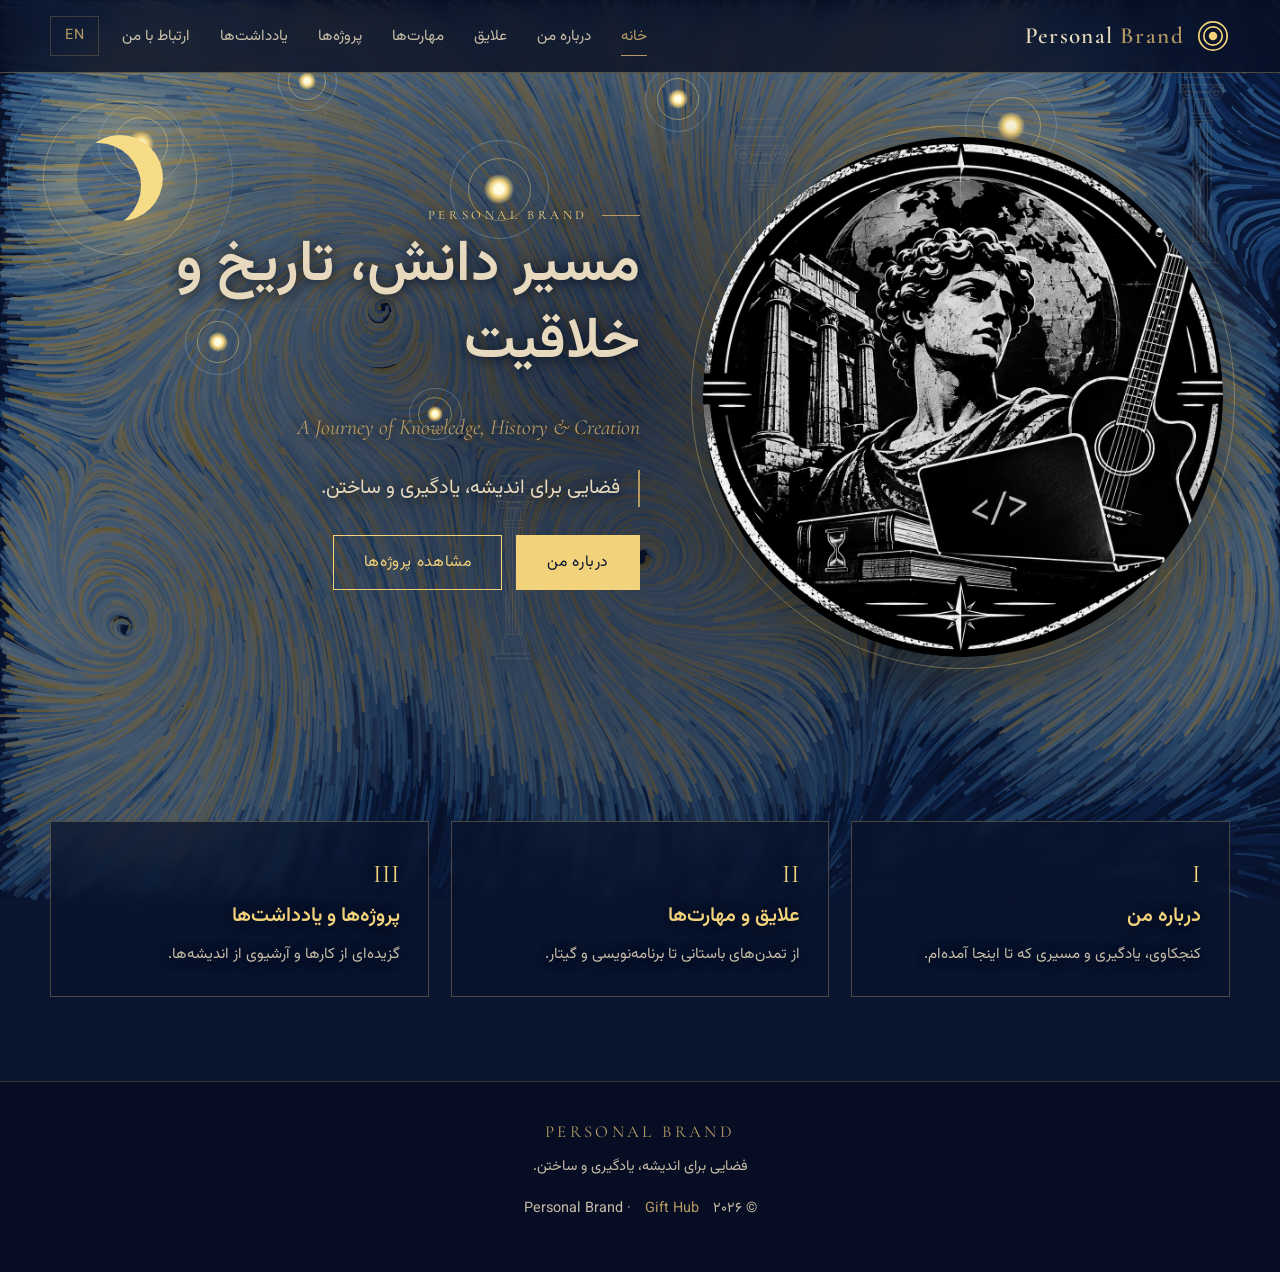
<file: index.html>
<!DOCTYPE html>
<html lang="fa" dir="rtl" class="no-js">
<head>
<meta charset="utf-8">
<meta name="viewport" content="width=device-width, initial-scale=1">
<title data-i18n="home.title">خانه — Personal Brand</title>
<meta name="description" content="Personal Brand — فضایی برای اندیشه، یادگیری و ساختن. / A space for thought, learning and making.">
<meta name="theme-color" content="#101010">
<link rel="icon" href="data:image/svg+xml,%3Csvg xmlns=%27http://www.w3.org/2000/svg%27 viewBox=%270 0 32 32%27%3E%3Crect width=%2732%27 height=%2732%27 fill=%27%230a1630%27/%3E%3Ccircle cx=%2716%27 cy=%2716%27 r=%274.500%27 fill=%27%23f2d27a%27/%3E%3Ccircle cx=%2716%27 cy=%2716%27 r=%2710%27 fill=%27none%27 stroke=%27%23b69a65%27/%3E%3C/svg%3E">
<link rel="preconnect" href="https://fonts.googleapis.com">
<link rel="preconnect" href="https://fonts.gstatic.com" crossorigin>
<link href="https://fonts.googleapis.com/css2?family=Cormorant+Garamond:ital,wght@0,400;0,500;0,600;1,400&family=Vazirmatn:wght@300;400;500;600&display=swap" rel="stylesheet">
<link rel="stylesheet" href="css/style.css">
<script>document.documentElement.classList.remove("no-js");</script>
</head>
<body>
<a class="skip" href="#main" data-i18n="skip">پرش به محتوا</a>
<header class="site-header">
  <div class="container nav">
    <a class="brand" href="index.html" aria-label="Personal Brand">
      <svg class="brand-mark" viewBox="0 0 24 24" aria-hidden="true"><circle cx="12" cy="12" r="3" fill="#f2d27a" stroke="none"/><circle cx="12" cy="12" r="6.5"/><circle cx="12" cy="12" r="10"/></svg>
      <div>Personal <span>Brand</span></div>
    </a>
    <div class="nav-tools">
      <nav aria-label="Main">
        <ul class="nav-links" id="nav-links">
        <li><a href="index.html" data-i18n="nav.home" aria-current="page">خانه</a></li>
        <li><a href="about.html" data-i18n="nav.about">درباره من</a></li>
        <li><a href="interests.html" data-i18n="nav.interests">علایق</a></li>
        <li><a href="skills.html" data-i18n="nav.skills">مهارت‌ها</a></li>
        <li><a href="projects.html" data-i18n="nav.projects">پروژه‌ها</a></li>
        <li><a href="notes.html" data-i18n="nav.notes">یادداشت‌ها</a></li>
        <li><a href="contact.html" data-i18n="nav.contact">ارتباط با من</a></li>
        </ul>
      </nav>
      <button class="lang-btn" id="lang-btn" type="button" data-i18n="lang.btn" data-i18n-aria="lang.aria" aria-label="تغییر زبان به انگلیسی">EN</button>
      <button class="menu-btn" id="menu-btn" type="button" aria-expanded="false" aria-controls="nav-links" data-i18n-aria="menu.aria" aria-label="منو"><span></span></button>
    </div>
  </div>
</header>

<main id="main">

<section class="hero container">
  <div class="hero-grid">
    <div class="hero-text reveal">
      <div class="eyebrow" data-i18n="home.eyebrow">Personal Brand</div>
      <h1 data-i18n="home.h1">مسیر دانش، تاریخ و خلاقیت</h1>
      <div class="hero-sub" data-i18n="home.sub">A Journey of Knowledge, History &amp; Creation</div>
      <p class="tagline" data-i18n="home.tagline">فضایی برای اندیشه، یادگیری و ساختن.</p>
      <div class="btn-row">
        <a class="btn btn-solid" href="about.html" data-i18n="home.btn.about">درباره من</a>
        <a class="btn" href="projects.html" data-i18n="home.btn.projects">مشاهده پروژه‌ها</a>
      </div>
    </div>
    <figure class="emblem reveal" style="margin:0">
      <img src="assets/emblem.png" width="1156" height="1156" alt="نماد شخصی: تندیس تاریخی، کره زمین، معبد، گیتار، لپ‌تاپ، کتاب و قطب‌نما" data-i18n-alt="home.emblem.alt" fetchpriority="high">
    </figure>
  </div>
</section>
<section class="section container reveal">
  <div class="teasers">
    <a class="teaser" href="about.html"><span class="num">I</span><h3 data-i18n="home.t1.h">درباره من</h3><p data-i18n="home.t1.p">کنجکاوی، یادگیری و مسیری که تا اینجا آمده‌ام.</p></a>
    <a class="teaser" href="interests.html"><span class="num">II</span><h3 data-i18n="home.t2.h">علایق و مهارت‌ها</h3><p data-i18n="home.t2.p">از تمدن‌های باستانی تا برنامه‌نویسی و گیتار.</p></a>
    <a class="teaser" href="projects.html"><span class="num">III</span><h3 data-i18n="home.t3.h">پروژه‌ها و یادداشت‌ها</h3><p data-i18n="home.t3.p">گزیده‌ای از کارها و آرشیوی از اندیشه‌ها.</p></a>
  </div>
</section>
</main>
<footer class="site-footer">
  <div class="container">
    <div class="brand-line">PERSONAL BRAND</div>
    <p data-i18n="footer.line">فضایی برای اندیشه، یادگیری و ساختن.</p>
    <p><span data-i18n="footer.rights">© ۲۰۲۶ Personal Brand</span> · <a href="https://github.com/kmolimohammadmahdi-star" target="_blank" rel="noopener noreferrer" data-i18n="footer.hub">Gift Hub</a></p>
  </div>
</footer>
<script src="js/i18n.js"></script>
<script src="js/main.js"></script>
</body>
</html>
</file>
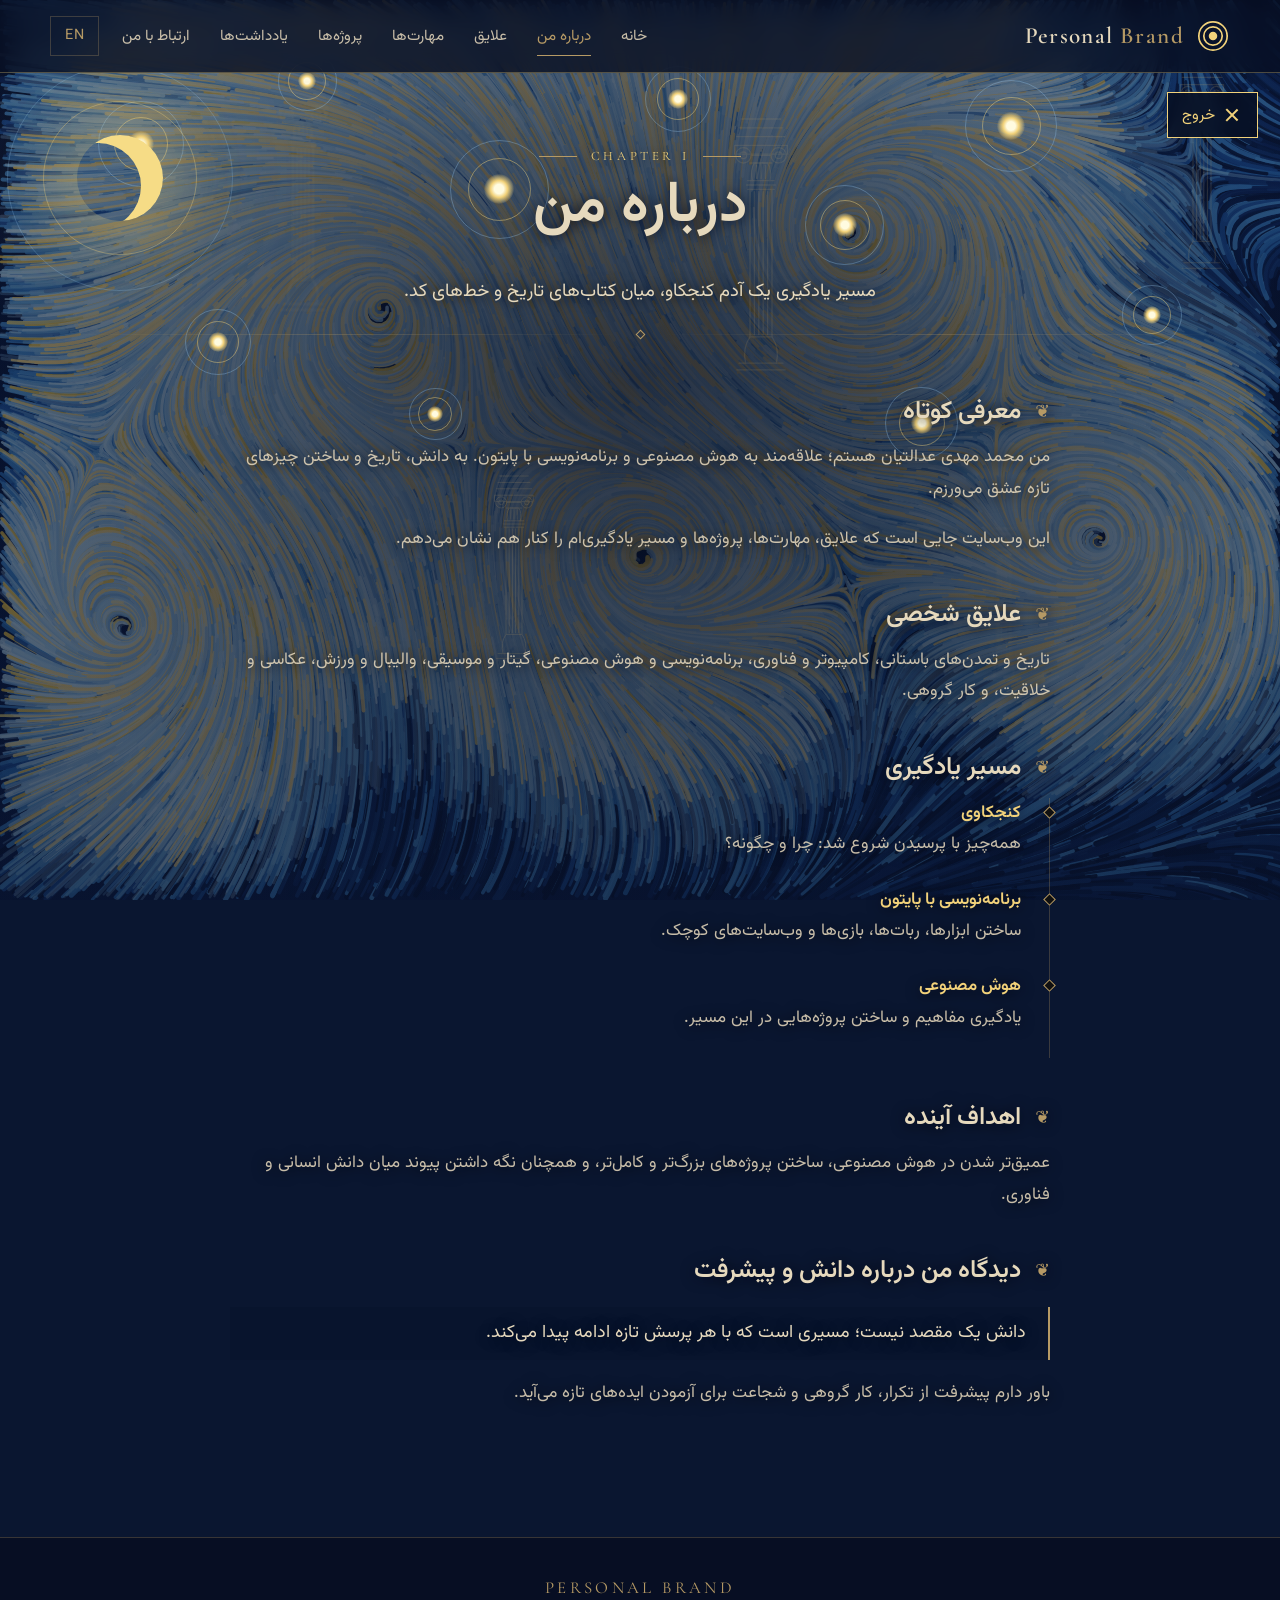
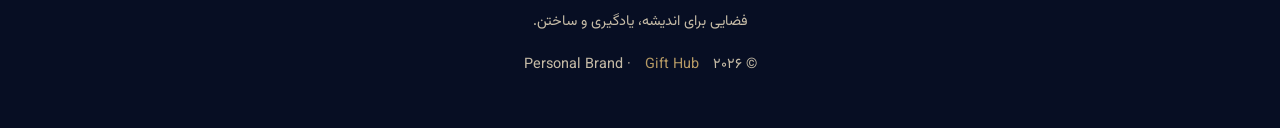
<file: about.html>
<!DOCTYPE html>
<html lang="fa" dir="rtl" class="no-js">
<head>
<meta charset="utf-8">
<meta name="viewport" content="width=device-width, initial-scale=1">
<title data-i18n="about.title">درباره من — Personal Brand</title>
<meta name="description" content="Personal Brand — فضایی برای اندیشه، یادگیری و ساختن. / A space for thought, learning and making.">
<meta name="theme-color" content="#101010">
<link rel="icon" href="data:image/svg+xml,%3Csvg xmlns=%27http://www.w3.org/2000/svg%27 viewBox=%270 0 32 32%27%3E%3Crect width=%2732%27 height=%2732%27 fill=%27%230a1630%27/%3E%3Ccircle cx=%2716%27 cy=%2716%27 r=%274.500%27 fill=%27%23f2d27a%27/%3E%3Ccircle cx=%2716%27 cy=%2716%27 r=%2710%27 fill=%27none%27 stroke=%27%23b69a65%27/%3E%3C/svg%3E">
<link rel="preconnect" href="https://fonts.googleapis.com">
<link rel="preconnect" href="https://fonts.gstatic.com" crossorigin>
<link href="https://fonts.googleapis.com/css2?family=Cormorant+Garamond:ital,wght@0,400;0,500;0,600;1,400&family=Vazirmatn:wght@300;400;500;600&display=swap" rel="stylesheet">
<link rel="stylesheet" href="css/style.css">
<script>document.documentElement.classList.remove("no-js");</script>
</head>
<body>
<a class="skip" href="#main" data-i18n="skip">پرش به محتوا</a>
<header class="site-header">
  <div class="container nav">
    <a class="brand" href="index.html" aria-label="Personal Brand">
      <svg class="brand-mark" viewBox="0 0 24 24" aria-hidden="true"><circle cx="12" cy="12" r="3" fill="#f2d27a" stroke="none"/><circle cx="12" cy="12" r="6.5"/><circle cx="12" cy="12" r="10"/></svg>
      <div>Personal <span>Brand</span></div>
    </a>
    <div class="nav-tools">
      <nav aria-label="Main">
        <ul class="nav-links" id="nav-links">
        <li><a href="index.html" data-i18n="nav.home">خانه</a></li>
        <li><a href="about.html" data-i18n="nav.about" aria-current="page">درباره من</a></li>
        <li><a href="interests.html" data-i18n="nav.interests">علایق</a></li>
        <li><a href="skills.html" data-i18n="nav.skills">مهارت‌ها</a></li>
        <li><a href="projects.html" data-i18n="nav.projects">پروژه‌ها</a></li>
        <li><a href="notes.html" data-i18n="nav.notes">یادداشت‌ها</a></li>
        <li><a href="contact.html" data-i18n="nav.contact">ارتباط با من</a></li>
        </ul>
      </nav>
      <button class="lang-btn" id="lang-btn" type="button" data-i18n="lang.btn" data-i18n-aria="lang.aria" aria-label="تغییر زبان به انگلیسی">EN</button>
      <button class="menu-btn" id="menu-btn" type="button" aria-expanded="false" aria-controls="nav-links" data-i18n-aria="menu.aria" aria-label="منو"><span></span></button>
    </div>
  </div>
</header>
<a class="page-close" href="index.html" data-i18n-aria="close.aria" aria-label="خروج از این صفحه و بازگشت به خانه"><span class="x" aria-hidden="true"></span><span data-i18n="close.label">خروج</span></a>
<main id="main">

<section class="page-head container reveal">
  <div class="eyebrow" data-i18n="about.eyebrow">Chapter I</div>
  <h1 data-i18n="about.h1">درباره من</h1>
  <p class="lead" data-i18n="about.lead">مسیر یادگیری یک آدم کنجکاو، میان کتاب‌های تاریخ و خط‌های کد.</p>
  <div class="rule"><i></i></div>
</section>
<section class="container" style="padding-bottom:84px">
  <div class="about-grid">
    <div>
      <article class="about-block reveal"><h2 data-i18n="about.s1.h">معرفی کوتاه</h2><p data-i18n="about.s1.p1">من محمد مهدی عدالتیان هستم؛ علاقه‌مند به هوش مصنوعی و برنامه‌نویسی با پایتون. به دانش، تاریخ و ساختن چیزهای تازه عشق می‌ورزم.</p><p data-i18n="about.s1.p2">این وب‌سایت جایی است که علایق، مهارت‌ها، پروژه‌ها و مسیر یادگیری‌ام را کنار هم نشان می‌دهم.</p></article>
      <article class="about-block reveal"><h2 data-i18n="about.s2.h">علایق شخصی</h2><p data-i18n="about.s2.p">تاریخ و تمدن‌های باستانی، کامپیوتر و فناوری، برنامه‌نویسی و هوش مصنوعی، گیتار و موسیقی، والیبال و ورزش، عکاسی و خلاقیت، و کار گروهی.</p></article>
      <article class="about-block reveal"><h2 data-i18n="about.s3.h">مسیر یادگیری</h2>
        <ol class="timeline">
          <li><strong data-i18n="about.tl1.h">کنجکاوی</strong><span data-i18n="about.tl1.p">همه‌چیز با پرسیدن شروع شد: چرا و چگونه؟</span></li>
          <li><strong data-i18n="about.tl2.h">برنامه‌نویسی با پایتون</strong><span data-i18n="about.tl2.p">ساختن ابزارها، ربات‌ها، بازی‌ها و وب‌سایت‌های کوچک.</span></li>
          <li><strong data-i18n="about.tl3.h">هوش مصنوعی</strong><span data-i18n="about.tl3.p">یادگیری مفاهیم و ساختن پروژه‌هایی در این مسیر.</span></li>
        </ol>
      </article>
      <article class="about-block reveal"><h2 data-i18n="about.s4.h">اهداف آینده</h2><p data-i18n="about.s4.p">عمیق‌تر شدن در هوش مصنوعی، ساختن پروژه‌های بزرگ‌تر و کامل‌تر، و همچنان نگه داشتن پیوند میان دانش انسانی و فناوری.</p></article>
      <article class="about-block reveal"><h2 data-i18n="about.s5.h">دیدگاه من درباره دانش و پیشرفت</h2><p class="quote" data-i18n="about.quote">دانش یک مقصد نیست؛ مسیری است که با هر پرسش تازه ادامه پیدا می‌کند.</p><p data-i18n="about.s5.p">باور دارم پیشرفت از تکرار، کار گروهی و شجاعت برای آزمودن ایده‌های تازه می‌آید.</p></article>
    </div>
  </div>
</section>
</main>
<footer class="site-footer">
  <div class="container">
    <div class="brand-line">PERSONAL BRAND</div>
    <p data-i18n="footer.line">فضایی برای اندیشه، یادگیری و ساختن.</p>
    <p><span data-i18n="footer.rights">© ۲۰۲۶ Personal Brand</span> · <a href="https://github.com/kmolimohammadmahdi-star" target="_blank" rel="noopener noreferrer" data-i18n="footer.hub">Gift Hub</a></p>
  </div>
</footer>
<script src="js/i18n.js"></script>
<script src="js/main.js"></script>
</body>
</html>
</file>
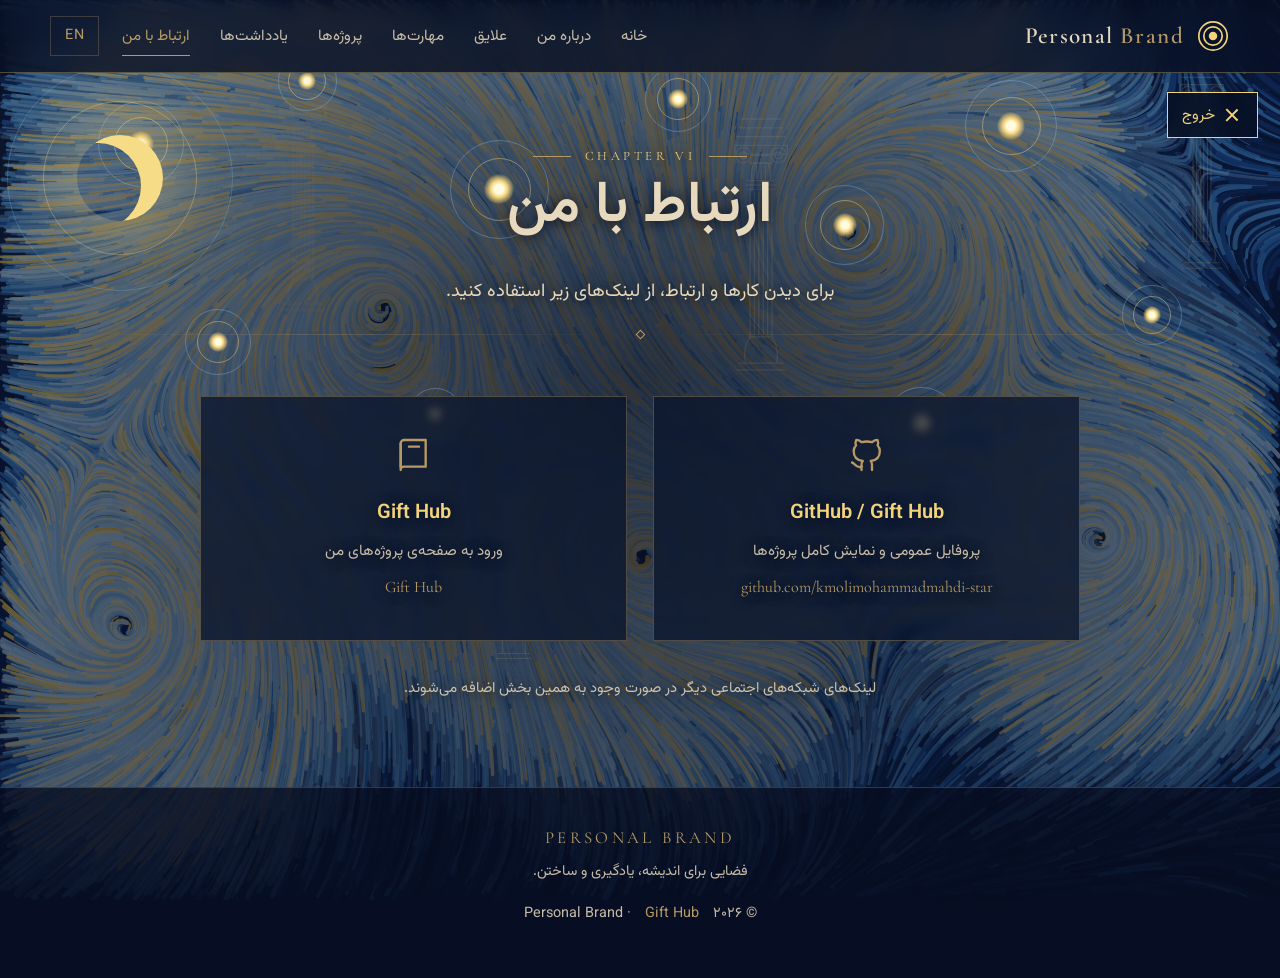
<file: contact.html>
<!DOCTYPE html>
<html lang="fa" dir="rtl" class="no-js">
<head>
<meta charset="utf-8">
<meta name="viewport" content="width=device-width, initial-scale=1">
<title data-i18n="co.title">ارتباط با من — Personal Brand</title>
<meta name="description" content="Personal Brand — فضایی برای اندیشه، یادگیری و ساختن. / A space for thought, learning and making.">
<meta name="theme-color" content="#101010">
<link rel="icon" href="data:image/svg+xml,%3Csvg xmlns=%27http://www.w3.org/2000/svg%27 viewBox=%270 0 32 32%27%3E%3Crect width=%2732%27 height=%2732%27 fill=%27%230a1630%27/%3E%3Ccircle cx=%2716%27 cy=%2716%27 r=%274.500%27 fill=%27%23f2d27a%27/%3E%3Ccircle cx=%2716%27 cy=%2716%27 r=%2710%27 fill=%27none%27 stroke=%27%23b69a65%27/%3E%3C/svg%3E">
<link rel="preconnect" href="https://fonts.googleapis.com">
<link rel="preconnect" href="https://fonts.gstatic.com" crossorigin>
<link href="https://fonts.googleapis.com/css2?family=Cormorant+Garamond:ital,wght@0,400;0,500;0,600;1,400&family=Vazirmatn:wght@300;400;500;600&display=swap" rel="stylesheet">
<link rel="stylesheet" href="css/style.css">
<script>document.documentElement.classList.remove("no-js");</script>
</head>
<body>
<a class="skip" href="#main" data-i18n="skip">پرش به محتوا</a>
<header class="site-header">
  <div class="container nav">
    <a class="brand" href="index.html" aria-label="Personal Brand">
      <svg class="brand-mark" viewBox="0 0 24 24" aria-hidden="true"><circle cx="12" cy="12" r="3" fill="#f2d27a" stroke="none"/><circle cx="12" cy="12" r="6.5"/><circle cx="12" cy="12" r="10"/></svg>
      <div>Personal <span>Brand</span></div>
    </a>
    <div class="nav-tools">
      <nav aria-label="Main">
        <ul class="nav-links" id="nav-links">
        <li><a href="index.html" data-i18n="nav.home">خانه</a></li>
        <li><a href="about.html" data-i18n="nav.about">درباره من</a></li>
        <li><a href="interests.html" data-i18n="nav.interests">علایق</a></li>
        <li><a href="skills.html" data-i18n="nav.skills">مهارت‌ها</a></li>
        <li><a href="projects.html" data-i18n="nav.projects">پروژه‌ها</a></li>
        <li><a href="notes.html" data-i18n="nav.notes">یادداشت‌ها</a></li>
        <li><a href="contact.html" data-i18n="nav.contact" aria-current="page">ارتباط با من</a></li>
        </ul>
      </nav>
      <button class="lang-btn" id="lang-btn" type="button" data-i18n="lang.btn" data-i18n-aria="lang.aria" aria-label="تغییر زبان به انگلیسی">EN</button>
      <button class="menu-btn" id="menu-btn" type="button" aria-expanded="false" aria-controls="nav-links" data-i18n-aria="menu.aria" aria-label="منو"><span></span></button>
    </div>
  </div>
</header>
<a class="page-close" href="index.html" data-i18n-aria="close.aria" aria-label="خروج از این صفحه و بازگشت به خانه"><span class="x" aria-hidden="true"></span><span data-i18n="close.label">خروج</span></a>
<main id="main">

<section class="page-head container reveal">
  <div class="eyebrow" data-i18n="co.eyebrow">Chapter VI</div>
  <h1 data-i18n="co.h1">ارتباط با من</h1>
  <p class="lead" data-i18n="co.lead">برای دیدن کارها و ارتباط، از لینک‌های زیر استفاده کنید.</p>
  <div class="rule"><i></i></div>
</section>
<section class="container" style="padding-bottom:84px">
  <div class="contact-grid">
    <a class="contact-card reveal" href="https://github.com/kmolimohammadmahdi-star" target="_blank" rel="noopener noreferrer"><svg viewBox="0 0 24 24" aria-hidden="true"><path d="M9 19c-4 1.3-4-2-6-2.5m12 4.5v-3.2a2.8 2.8 0 0 0-.8-2.2c2.7-.3 5.5-1.3 5.5-6a4.7 4.7 0 0 0-1.3-3.3 4.4 4.4 0 0 0-.1-3.3s-1-.3-3.4 1.3a11.600 11.600 0 0 0-6 0C6.500 2.700 5.500 3 5.500 3a4.400 4.400 0 0 0-.1 3.300A4.700 4.700 0 0 0 4 9.600c0 4.600 2.800 5.700 5.500 6A2.800 2.800 0 0 0 8.700 17.800V21"/></svg><h3 data-i18n="co.gh.h">GitHub / Gift Hub</h3><p data-i18n="co.gh.p">پروفایل عمومی و نمایش کامل پروژه‌ها</p><div class="url">github.com/kmolimohammadmahdi-star</div></a>
    <a class="contact-card reveal" href="https://github.com/kmolimohammadmahdi-star" target="_blank" rel="noopener noreferrer"><svg viewBox="0 0 24 24" aria-hidden="true"><path d="M4 5a2 2 0 0 1 2-2h13v16H6a2 2 0 0 0-2 2z"/><path d="M4 19V5M9 7h6"/></svg><h3 data-i18n="co.hub.h">Gift Hub</h3><p data-i18n="co.hub.p">ورود به صفحه‌ی پروژه‌های من</p><div class="url">Gift Hub</div></a>
  </div>
  <p class="note-small" data-i18n="co.note">لینک‌های شبکه‌های اجتماعی دیگر در صورت وجود به همین بخش اضافه می‌شوند.</p>
</section>
</main>
<footer class="site-footer">
  <div class="container">
    <div class="brand-line">PERSONAL BRAND</div>
    <p data-i18n="footer.line">فضایی برای اندیشه، یادگیری و ساختن.</p>
    <p><span data-i18n="footer.rights">© ۲۰۲۶ Personal Brand</span> · <a href="https://github.com/kmolimohammadmahdi-star" target="_blank" rel="noopener noreferrer" data-i18n="footer.hub">Gift Hub</a></p>
  </div>
</footer>
<script src="js/i18n.js"></script>
<script src="js/main.js"></script>
</body>
</html>
</file>
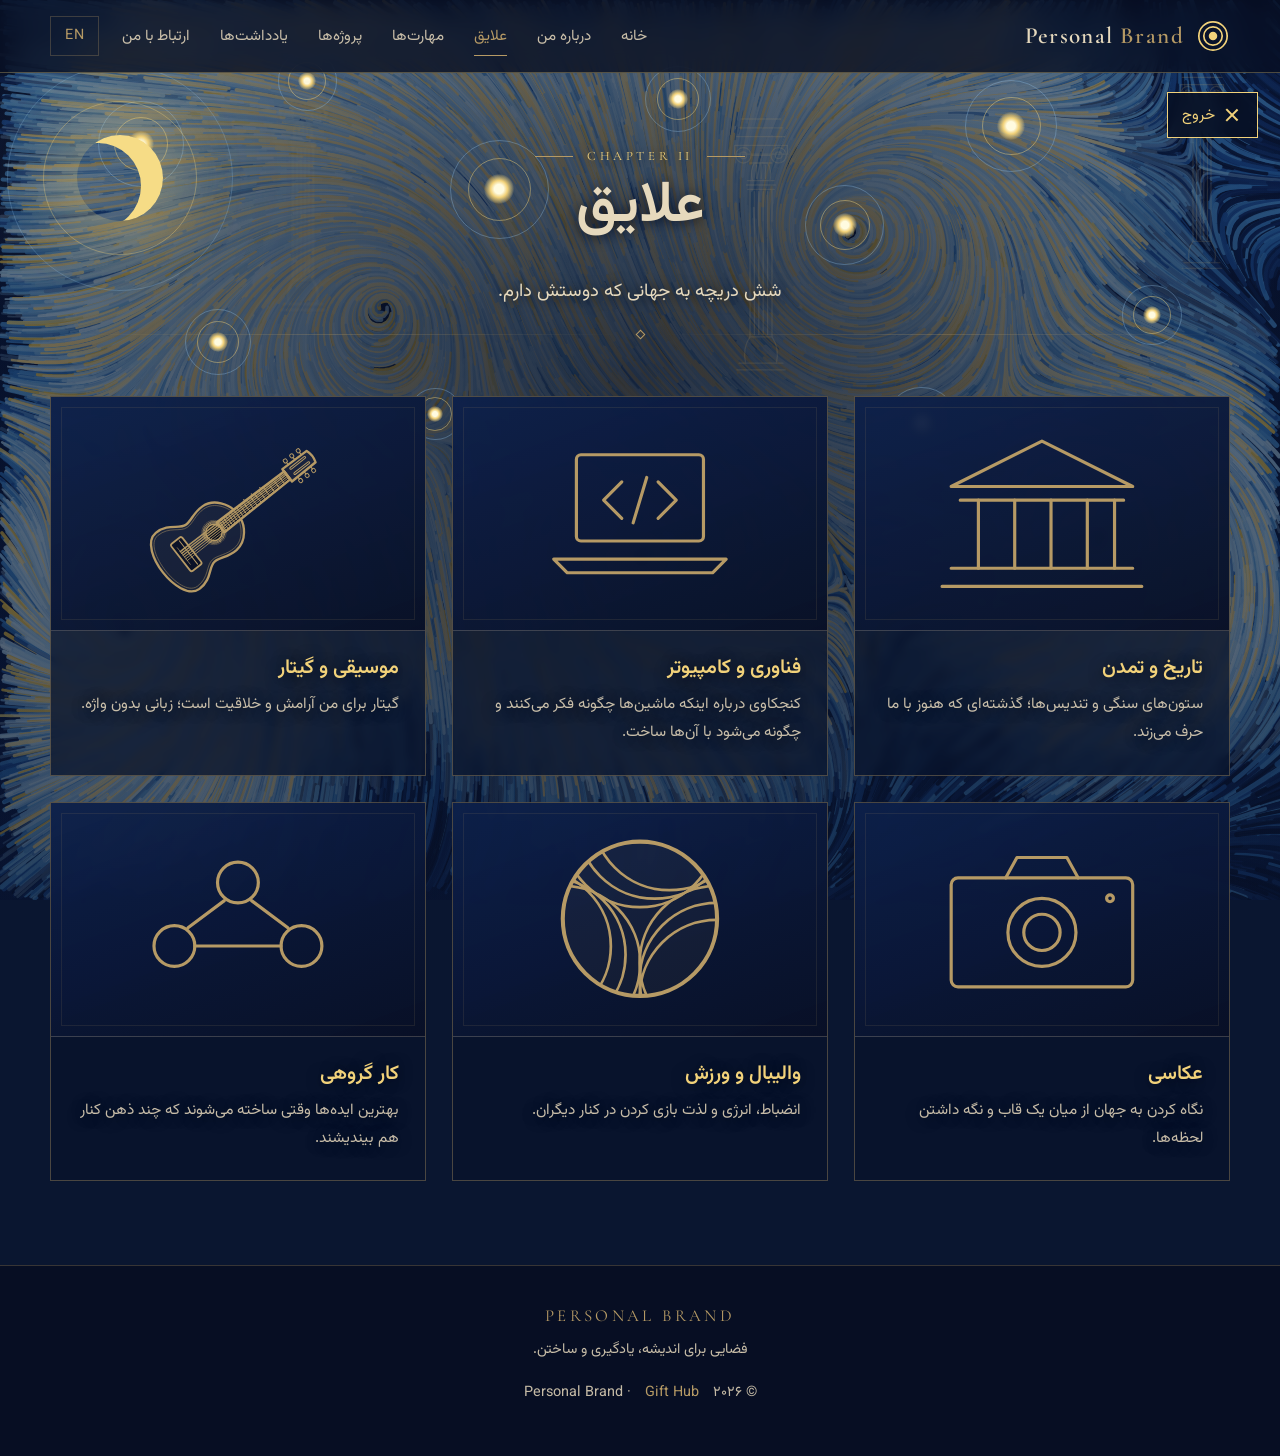
<file: interests.html>
<!DOCTYPE html>
<html lang="fa" dir="rtl" class="no-js">
<head>
<meta charset="utf-8">
<meta name="viewport" content="width=device-width, initial-scale=1">
<title data-i18n="int.title">علایق — Personal Brand</title>
<meta name="description" content="Personal Brand — فضایی برای اندیشه، یادگیری و ساختن. / A space for thought, learning and making.">
<meta name="theme-color" content="#101010">
<link rel="icon" href="data:image/svg+xml,%3Csvg xmlns=%27http://www.w3.org/2000/svg%27 viewBox=%270 0 32 32%27%3E%3Crect width=%2732%27 height=%2732%27 fill=%27%230a1630%27/%3E%3Ccircle cx=%2716%27 cy=%2716%27 r=%274.500%27 fill=%27%23f2d27a%27/%3E%3Ccircle cx=%2716%27 cy=%2716%27 r=%2710%27 fill=%27none%27 stroke=%27%23b69a65%27/%3E%3C/svg%3E">
<link rel="preconnect" href="https://fonts.googleapis.com">
<link rel="preconnect" href="https://fonts.gstatic.com" crossorigin>
<link href="https://fonts.googleapis.com/css2?family=Cormorant+Garamond:ital,wght@0,400;0,500;0,600;1,400&family=Vazirmatn:wght@300;400;500;600&display=swap" rel="stylesheet">
<link rel="stylesheet" href="css/style.css">
<script>document.documentElement.classList.remove("no-js");</script>
</head>
<body>
<a class="skip" href="#main" data-i18n="skip">پرش به محتوا</a>
<header class="site-header">
  <div class="container nav">
    <a class="brand" href="index.html" aria-label="Personal Brand">
      <svg class="brand-mark" viewBox="0 0 24 24" aria-hidden="true"><circle cx="12" cy="12" r="3" fill="#f2d27a" stroke="none"/><circle cx="12" cy="12" r="6.5"/><circle cx="12" cy="12" r="10"/></svg>
      <div>Personal <span>Brand</span></div>
    </a>
    <div class="nav-tools">
      <nav aria-label="Main">
        <ul class="nav-links" id="nav-links">
        <li><a href="index.html" data-i18n="nav.home">خانه</a></li>
        <li><a href="about.html" data-i18n="nav.about">درباره من</a></li>
        <li><a href="interests.html" data-i18n="nav.interests" aria-current="page">علایق</a></li>
        <li><a href="skills.html" data-i18n="nav.skills">مهارت‌ها</a></li>
        <li><a href="projects.html" data-i18n="nav.projects">پروژه‌ها</a></li>
        <li><a href="notes.html" data-i18n="nav.notes">یادداشت‌ها</a></li>
        <li><a href="contact.html" data-i18n="nav.contact">ارتباط با من</a></li>
        </ul>
      </nav>
      <button class="lang-btn" id="lang-btn" type="button" data-i18n="lang.btn" data-i18n-aria="lang.aria" aria-label="تغییر زبان به انگلیسی">EN</button>
      <button class="menu-btn" id="menu-btn" type="button" aria-expanded="false" aria-controls="nav-links" data-i18n-aria="menu.aria" aria-label="منو"><span></span></button>
    </div>
  </div>
</header>
<a class="page-close" href="index.html" data-i18n-aria="close.aria" aria-label="خروج از این صفحه و بازگشت به خانه"><span class="x" aria-hidden="true"></span><span data-i18n="close.label">خروج</span></a>
<main id="main">

<section class="page-head container reveal">
  <div class="eyebrow" data-i18n="int.eyebrow">Chapter II</div>
  <h1 data-i18n="int.h1">علایق</h1>
  <p class="lead" data-i18n="int.lead">شش دریچه به جهانی که دوستش دارم.</p>
  <div class="rule"><i></i></div>
</section>
<section class="container" style="padding-bottom:84px"><div class="cards">
    <article class="card reveal"><div class="card-art"><svg viewBox="0 0 100 80" aria-hidden="true"><path d="M10 28 L50 8 L90 28 Z"/><path d="M14 28h72M14 34h72"/><path d="M22 34v30M38 34v30M54 34v30M70 34v30M82 34v30" /><path d="M10 64h80M6 72h88"/></svg></div><div class="card-body"><h3 data-i18n="int.history.h">تاریخ و تمدن</h3><p data-i18n="int.history.p">ستون‌های سنگی و تندیس‌ها؛ گذشته‌ای که هنوز با ما حرف می‌زند.</p></div></article>
    <article class="card reveal"><div class="card-art"><svg viewBox="0 0 100 80" aria-hidden="true"><rect x="22" y="14" width="56" height="38" rx="2"/><path d="M12 60h76l-6 6H18z"/><path d="M42 26l-8 8 8 8M58 26l8 8-8 8M53 24l-6 20"/></svg></div><div class="card-body"><h3 data-i18n="int.tech.h">فناوری و کامپیوتر</h3><p data-i18n="int.tech.p">کنجکاوی درباره اینکه ماشین‌ها چگونه فکر می‌کنند و چگونه می‌شود با آن‌ها ساخت.</p></div></article>
    <article class="card reveal"><div class="card-art"><svg viewBox="0 0 100 80" aria-hidden="true"><g transform="translate(50 40) rotate(52) scale(.086) translate(-200 -490)" stroke-width="12" stroke-linejoin="round" stroke-linecap="round"><path d="M169 495 C140 498 62 535 58 610 C55 668 82 700 80 735 C78 778 17 800 18 882 C20 950 120 978 200 978 C280 978 380 950 382 882 C383 800 322 778 320 735 C318 700 345 668 342 610 C338 535 260 498 231 495 Z" fill="rgba(182,154,101,.07)"/><path d="M176 506 C150 510 76 545 73 612 C70 668 97 700 95 737 C93 782 34 806 35 882 C37 940 128 962 200 962 C272 962 363 940 365 882 C366 806 307 782 305 737 C303 700 330 668 327 612 C324 545 250 510 224 506" stroke-width="4" opacity=".55"/><path d="M163 14 Q200 0 237 14 L240 170 L160 170 Z" fill="rgba(182,154,101,.07)"/><rect x="178" y="38" width="10" height="100" rx="5" stroke-width="5"/><rect x="212" y="38" width="10" height="100" rx="5" stroke-width="5"/><path d="M161 48H146M239 48H254" stroke-width="6"/><rect x="126" y="39" width="20" height="18" rx="6" stroke-width="5"/><rect x="254" y="39" width="20" height="18" rx="6" stroke-width="5"/><path d="M161 90H146M239 90H254" stroke-width="6"/><rect x="126" y="81" width="20" height="18" rx="6" stroke-width="5"/><rect x="254" y="81" width="20" height="18" rx="6" stroke-width="5"/><path d="M161 132H146M239 132H254" stroke-width="6"/><rect x="126" y="123" width="20" height="18" rx="6" stroke-width="5"/><rect x="254" y="123" width="20" height="18" rx="6" stroke-width="5"/><path d="M174.0 170L167.33846153846153 603H232.66153846153847L226.0 170Z" fill="rgba(6,13,32,.75)"/><path d="M173.0 170H227.0" stroke-width="12"/><path d="M173.4 206.5H226.6" stroke-width="4.5"/><path d="M172.9 240.9H227.1" stroke-width="4.5"/><path d="M172.4 273.4H227.6" stroke-width="4.5"/><path d="M171.9 304.1H228.1" stroke-width="4.5"/><path d="M171.5 333.1H228.5" stroke-width="4.5"/><path d="M171.1 360.4H228.9" stroke-width="4.5"/><path d="M170.7 386.2H229.3" stroke-width="4.5"/><path d="M170.3 410.5H229.7" stroke-width="4.5"/><path d="M169.9 433.5H230.1" stroke-width="4.5"/><path d="M169.6 455.2H230.4" stroke-width="4.5"/><path d="M169.3 475.7H230.7" stroke-width="4.5"/><path d="M169.0 495.0H231.0" stroke-width="4.5"/><path d="M168.7 513.2H231.3" stroke-width="4.5"/><path d="M168.5 530.5H231.5" stroke-width="4.5"/><path d="M168.2 546.7H231.8" stroke-width="4.5"/><path d="M168.0 562.0H232.0" stroke-width="4.5"/><path d="M167.7 576.5H232.3" stroke-width="4.5"/><path d="M167.5 590.2H232.5" stroke-width="4.5"/><circle cx="163.7" cy="318.8" r="3.5" fill="#B69A65" stroke="none"/><circle cx="162.9" cy="373.5" r="3.5" fill="#B69A65" stroke="none"/><circle cx="162.1" cy="422.2" r="3.5" fill="#B69A65" stroke="none"/><circle cx="200" cy="646" r="42" fill="#050b1c" stroke-width="8"/><circle cx="200" cy="646" r="50" stroke-width="4"/><circle cx="200" cy="646" r="56" stroke-width="4"/><circle cx="200" cy="646" r="62" stroke-width="2.5" stroke-dasharray="7 5" opacity=".7"/><path d="M112 800 Q112 790 124 790 H276 Q288 790 288 800 V852 Q288 862 276 862 H124 Q112 862 112 852 Z" fill="rgba(6,13,32,.75)" stroke-width="9"/><path d="M124 812H276" stroke-width="5"/><path d="M146 842H254" stroke-width="3"/><path d="M177.0 170L171.0 820L171.0 842" stroke-width="8" opacity=".95"/><path d="M186.2 170L182.6 820L182.6 842" stroke-width="7.2" opacity=".95"/><path d="M195.4 170L194.2 820L194.2 842" stroke-width="6.4" opacity=".95"/><path d="M204.6 170L205.8 820L205.8 842" stroke-width="5" opacity=".95"/><path d="M213.8 170L217.4 820L217.4 842" stroke-width="4.4" opacity=".95"/><path d="M223.0 170L229.0 820L229.0 842" stroke-width="3.8" opacity=".95"/></g></svg></div><div class="card-body"><h3 data-i18n="int.music.h">موسیقی و گیتار</h3><p data-i18n="int.music.p">گیتار برای من آرامش و خلاقیت است؛ زبانی بدون واژه.</p></div></article>
    <article class="card reveal"><div class="card-art"><svg viewBox="0 0 100 80" aria-hidden="true"><rect x="10" y="22" width="80" height="48" rx="3"/><path d="M34 22l5-9h22l5 9"/><circle cx="50" cy="46" r="15"/><circle cx="50" cy="46" r="8"/><circle cx="80" cy="31" r="1.5"/></svg></div><div class="card-body"><h3 data-i18n="int.photo.h">عکاسی</h3><p data-i18n="int.photo.p">نگاه کردن به جهان از میان یک قاب و نگه داشتن لحظه‌ها.</p></div></article>
    <article class="card reveal"><div class="card-art"><svg viewBox="0 0 100 80" aria-hidden="true"><defs><clipPath id="vb-clip"><circle cx="50" cy="40" r="34"/></clipPath></defs><circle cx="50" cy="40" r="34" stroke-width="1.8" fill="rgba(182,154,101,.06)"/><g clip-path="url(#vb-clip)"><circle cx="50.00" cy="0.90" r="34" stroke-width="1.2"/><circle cx="56.48" cy="-2.84" r="34" stroke-width="1.2"/><circle cx="62.96" cy="-6.58" r="34" stroke-width="1.2"/><circle cx="83.86" cy="59.55" r="34" stroke-width="1.2"/><circle cx="83.86" cy="67.03" r="34" stroke-width="1.2"/><circle cx="83.86" cy="74.51" r="34" stroke-width="1.2"/><circle cx="16.14" cy="59.55" r="34" stroke-width="1.2"/><circle cx="9.66" cy="55.81" r="34" stroke-width="1.2"/><circle cx="3.18" cy="52.07" r="34" stroke-width="1.2"/></g></svg></div><div class="card-body"><h3 data-i18n="int.sport.h">والیبال و ورزش</h3><p data-i18n="int.sport.p">انضباط، انرژی و لذت بازی کردن در کنار دیگران.</p></div></article>
    <article class="card reveal"><div class="card-art"><svg viewBox="0 0 100 80" aria-hidden="true"><circle cx="50" cy="24" r="9"/><circle cx="22" cy="52" r="9"/><circle cx="78" cy="52" r="9"/><path d="M44 32L28 44M56 32l16 12M31 52h38"/></svg></div><div class="card-body"><h3 data-i18n="int.team.h">کار گروهی</h3><p data-i18n="int.team.p">بهترین ایده‌ها وقتی ساخته می‌شوند که چند ذهن کنار هم بیندیشند.</p></div></article>
</div></section>
</main>
<footer class="site-footer">
  <div class="container">
    <div class="brand-line">PERSONAL BRAND</div>
    <p data-i18n="footer.line">فضایی برای اندیشه، یادگیری و ساختن.</p>
    <p><span data-i18n="footer.rights">© ۲۰۲۶ Personal Brand</span> · <a href="https://github.com/kmolimohammadmahdi-star" target="_blank" rel="noopener noreferrer" data-i18n="footer.hub">Gift Hub</a></p>
  </div>
</footer>
<script src="js/i18n.js"></script>
<script src="js/main.js"></script>
</body>
</html>
</file>
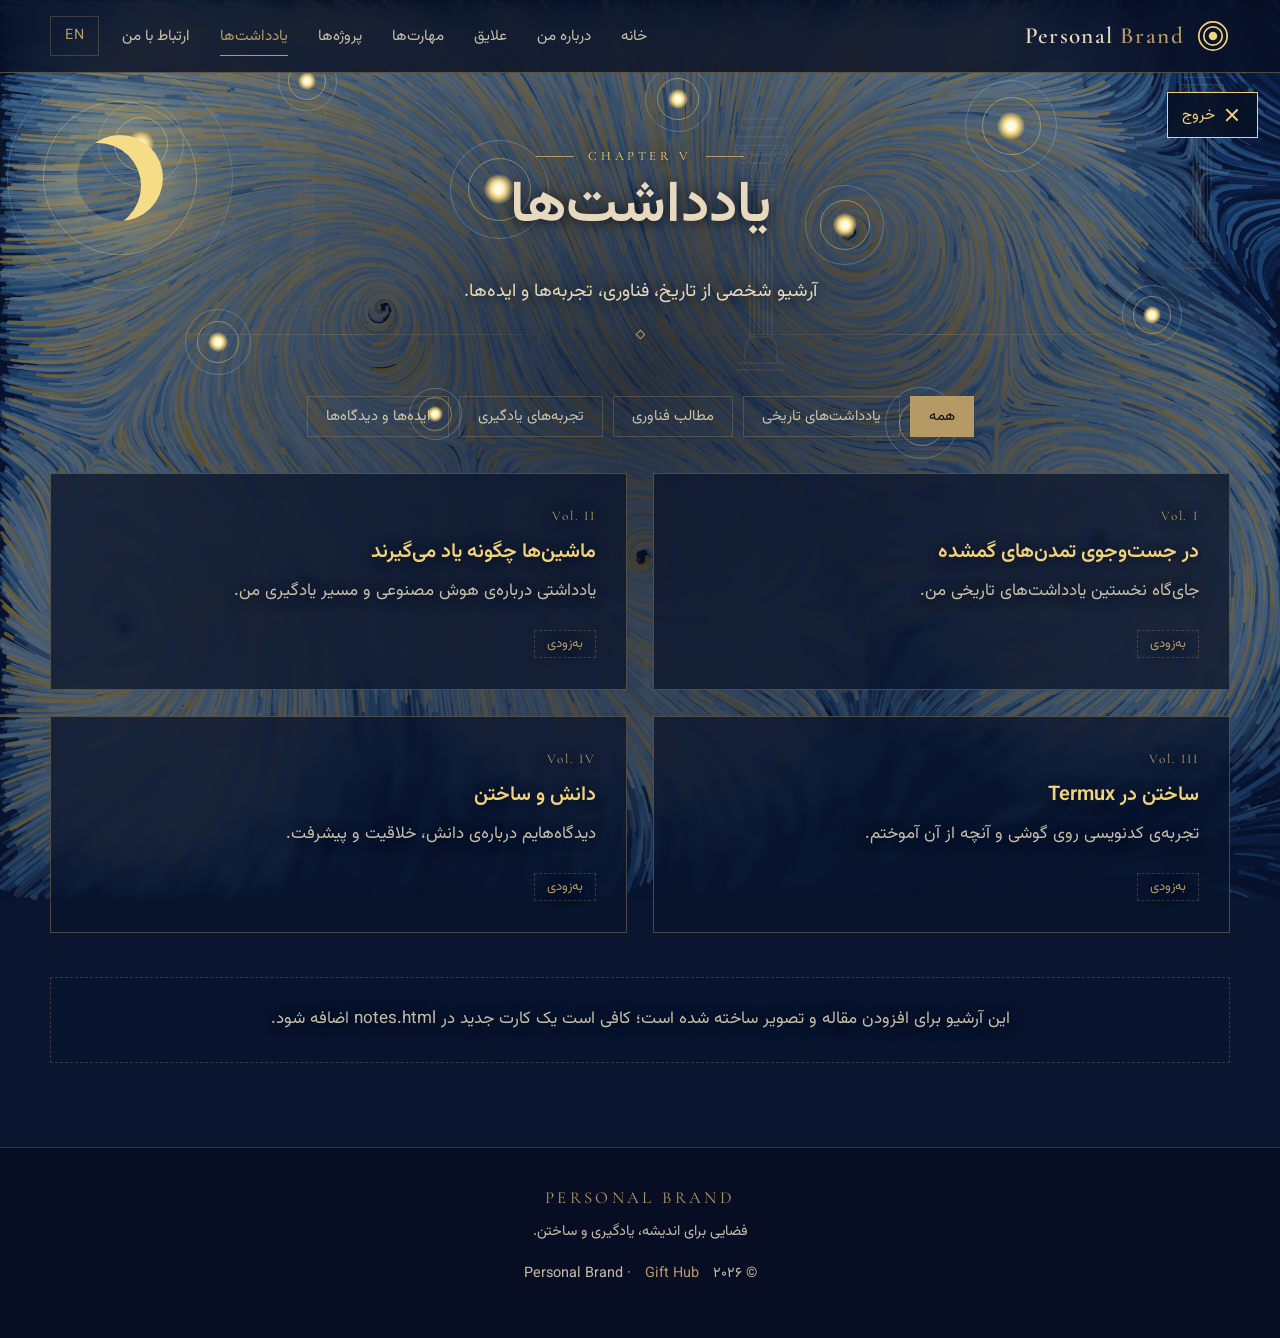
<file: notes.html>
<!DOCTYPE html>
<html lang="fa" dir="rtl" class="no-js">
<head>
<meta charset="utf-8">
<meta name="viewport" content="width=device-width, initial-scale=1">
<title data-i18n="no.title">یادداشت‌ها — Personal Brand</title>
<meta name="description" content="Personal Brand — فضایی برای اندیشه، یادگیری و ساختن. / A space for thought, learning and making.">
<meta name="theme-color" content="#101010">
<link rel="icon" href="data:image/svg+xml,%3Csvg xmlns=%27http://www.w3.org/2000/svg%27 viewBox=%270 0 32 32%27%3E%3Crect width=%2732%27 height=%2732%27 fill=%27%230a1630%27/%3E%3Ccircle cx=%2716%27 cy=%2716%27 r=%274.500%27 fill=%27%23f2d27a%27/%3E%3Ccircle cx=%2716%27 cy=%2716%27 r=%2710%27 fill=%27none%27 stroke=%27%23b69a65%27/%3E%3C/svg%3E">
<link rel="preconnect" href="https://fonts.googleapis.com">
<link rel="preconnect" href="https://fonts.gstatic.com" crossorigin>
<link href="https://fonts.googleapis.com/css2?family=Cormorant+Garamond:ital,wght@0,400;0,500;0,600;1,400&family=Vazirmatn:wght@300;400;500;600&display=swap" rel="stylesheet">
<link rel="stylesheet" href="css/style.css">
<script>document.documentElement.classList.remove("no-js");</script>
</head>
<body>
<a class="skip" href="#main" data-i18n="skip">پرش به محتوا</a>
<header class="site-header">
  <div class="container nav">
    <a class="brand" href="index.html" aria-label="Personal Brand">
      <svg class="brand-mark" viewBox="0 0 24 24" aria-hidden="true"><circle cx="12" cy="12" r="3" fill="#f2d27a" stroke="none"/><circle cx="12" cy="12" r="6.5"/><circle cx="12" cy="12" r="10"/></svg>
      <div>Personal <span>Brand</span></div>
    </a>
    <div class="nav-tools">
      <nav aria-label="Main">
        <ul class="nav-links" id="nav-links">
        <li><a href="index.html" data-i18n="nav.home">خانه</a></li>
        <li><a href="about.html" data-i18n="nav.about">درباره من</a></li>
        <li><a href="interests.html" data-i18n="nav.interests">علایق</a></li>
        <li><a href="skills.html" data-i18n="nav.skills">مهارت‌ها</a></li>
        <li><a href="projects.html" data-i18n="nav.projects">پروژه‌ها</a></li>
        <li><a href="notes.html" data-i18n="nav.notes" aria-current="page">یادداشت‌ها</a></li>
        <li><a href="contact.html" data-i18n="nav.contact">ارتباط با من</a></li>
        </ul>
      </nav>
      <button class="lang-btn" id="lang-btn" type="button" data-i18n="lang.btn" data-i18n-aria="lang.aria" aria-label="تغییر زبان به انگلیسی">EN</button>
      <button class="menu-btn" id="menu-btn" type="button" aria-expanded="false" aria-controls="nav-links" data-i18n-aria="menu.aria" aria-label="منو"><span></span></button>
    </div>
  </div>
</header>
<a class="page-close" href="index.html" data-i18n-aria="close.aria" aria-label="خروج از این صفحه و بازگشت به خانه"><span class="x" aria-hidden="true"></span><span data-i18n="close.label">خروج</span></a>
<main id="main">

<section class="page-head container reveal">
  <div class="eyebrow" data-i18n="no.eyebrow">Chapter V</div>
  <h1 data-i18n="no.h1">یادداشت‌ها</h1>
  <p class="lead" data-i18n="no.lead">آرشیو شخصی از تاریخ، فناوری، تجربه‌ها و ایده‌ها.</p>
  <div class="rule"><i></i></div>
</section>
<section class="container" style="padding-bottom:84px">
  <div class="filters" role="group">
    <button class="filter active" type="button" data-filter="all" data-i18n="no.f.all">همه</button>
    <button class="filter" type="button" data-filter="history" data-i18n="no.f.history">یادداشت‌های تاریخی</button>
    <button class="filter" type="button" data-filter="tech" data-i18n="no.f.tech">مطالب فناوری</button>
    <button class="filter" type="button" data-filter="learn" data-i18n="no.f.learn">تجربه‌های یادگیری</button>
    <button class="filter" type="button" data-filter="ideas" data-i18n="no.f.ideas">ایده‌ها و دیدگاه‌ها</button>
  </div>
  <div class="notes" id="notes">
    <article class="note reveal" data-cat="history"><div class="meta"><span>Vol. I</span></div><h3 data-i18n="no.n1.h">در جست‌وجوی تمدن‌های گمشده</h3><p data-i18n="no.n1.p">جای‌گاه نخستین یادداشت‌های تاریخی من.</p><span class="soon" data-i18n="no.soon">به‌زودی</span></article>
    <article class="note reveal" data-cat="tech"><div class="meta"><span>Vol. II</span></div><h3 data-i18n="no.n2.h">ماشین‌ها چگونه یاد می‌گیرند</h3><p data-i18n="no.n2.p">یادداشتی درباره‌ی هوش مصنوعی و مسیر یادگیری من.</p><span class="soon" data-i18n="no.soon">به‌زودی</span></article>
    <article class="note reveal" data-cat="learn"><div class="meta"><span>Vol. III</span></div><h3 data-i18n="no.n3.h">ساختن در Termux</h3><p data-i18n="no.n3.p">تجربه‌ی کدنویسی روی گوشی و آنچه از آن آموختم.</p><span class="soon" data-i18n="no.soon">به‌زودی</span></article>
    <article class="note reveal" data-cat="ideas"><div class="meta"><span>Vol. IV</span></div><h3 data-i18n="no.n4.h">دانش و ساختن</h3><p data-i18n="no.n4.p">دیدگاه‌هایم درباره‌ی دانش، خلاقیت و پیشرفت.</p><span class="soon" data-i18n="no.soon">به‌زودی</span></article>
  </div>
  <div class="notes-future" data-i18n="no.future">این آرشیو برای افزودن مقاله و تصویر ساخته شده است؛ کافی است یک کارت جدید در notes.html اضافه شود.</div>
</section>
</main>
<footer class="site-footer">
  <div class="container">
    <div class="brand-line">PERSONAL BRAND</div>
    <p data-i18n="footer.line">فضایی برای اندیشه، یادگیری و ساختن.</p>
    <p><span data-i18n="footer.rights">© ۲۰۲۶ Personal Brand</span> · <a href="https://github.com/kmolimohammadmahdi-star" target="_blank" rel="noopener noreferrer" data-i18n="footer.hub">Gift Hub</a></p>
  </div>
</footer>
<script src="js/i18n.js"></script>
<script src="js/main.js"></script>
</body>
</html>
</file>
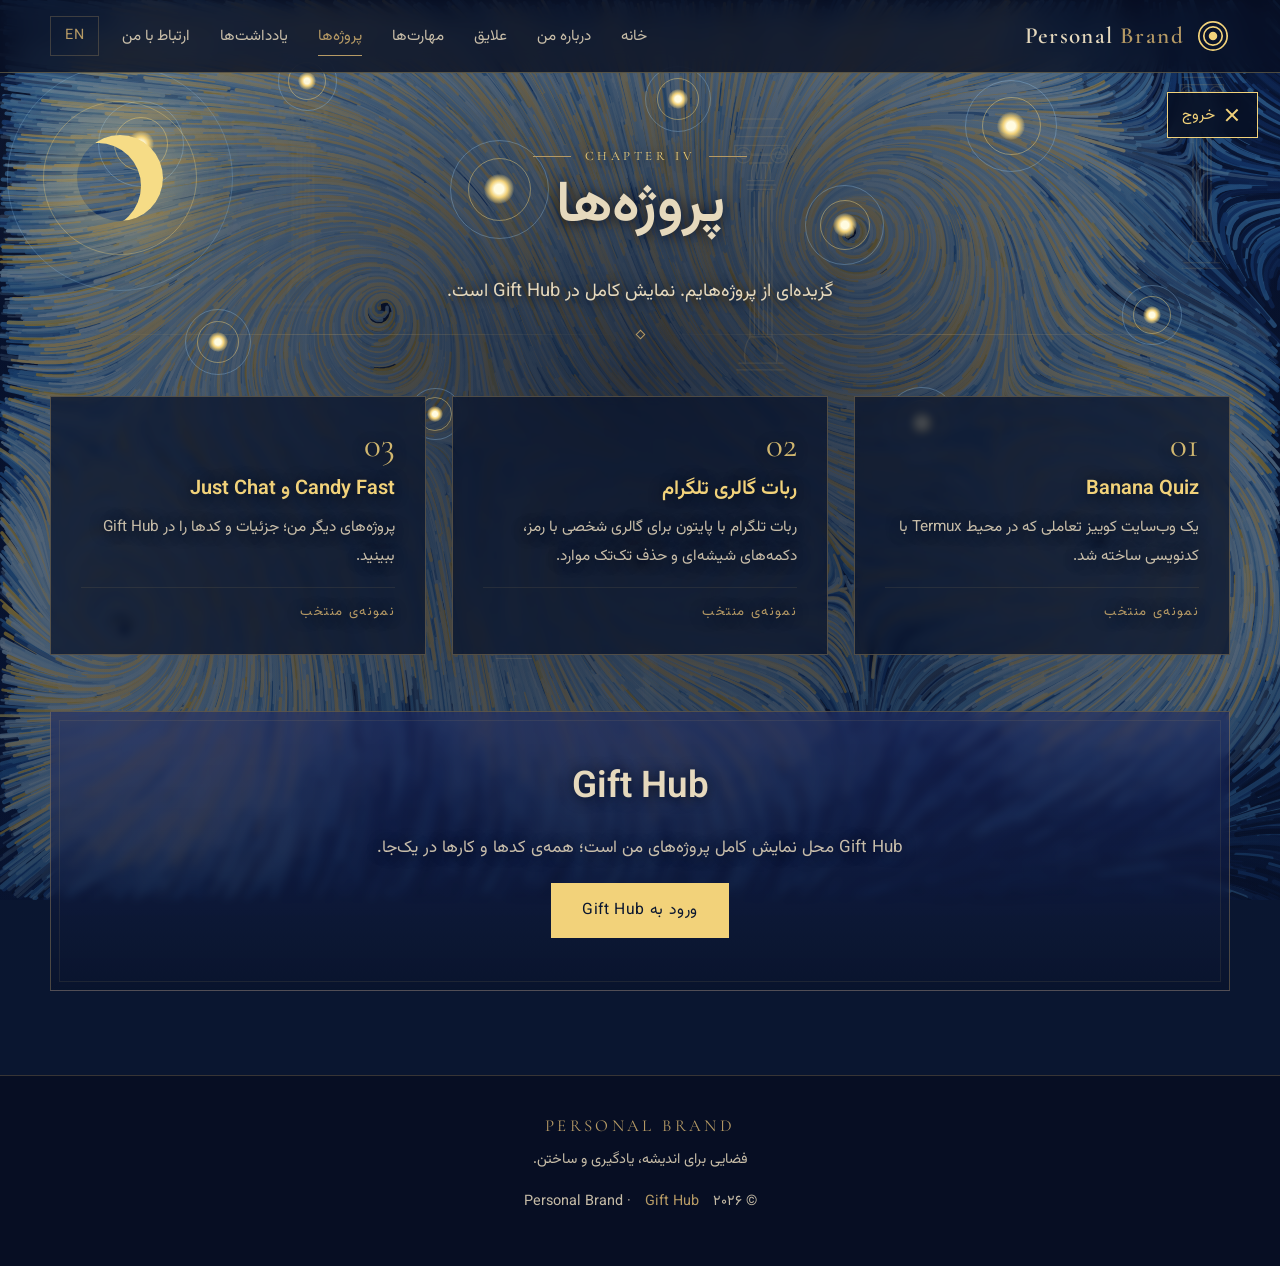
<file: projects.html>
<!DOCTYPE html>
<html lang="fa" dir="rtl" class="no-js">
<head>
<meta charset="utf-8">
<meta name="viewport" content="width=device-width, initial-scale=1">
<title data-i18n="pr.title">پروژه‌ها — Personal Brand</title>
<meta name="description" content="Personal Brand — فضایی برای اندیشه، یادگیری و ساختن. / A space for thought, learning and making.">
<meta name="theme-color" content="#101010">
<link rel="icon" href="data:image/svg+xml,%3Csvg xmlns=%27http://www.w3.org/2000/svg%27 viewBox=%270 0 32 32%27%3E%3Crect width=%2732%27 height=%2732%27 fill=%27%230a1630%27/%3E%3Ccircle cx=%2716%27 cy=%2716%27 r=%274.500%27 fill=%27%23f2d27a%27/%3E%3Ccircle cx=%2716%27 cy=%2716%27 r=%2710%27 fill=%27none%27 stroke=%27%23b69a65%27/%3E%3C/svg%3E">
<link rel="preconnect" href="https://fonts.googleapis.com">
<link rel="preconnect" href="https://fonts.gstatic.com" crossorigin>
<link href="https://fonts.googleapis.com/css2?family=Cormorant+Garamond:ital,wght@0,400;0,500;0,600;1,400&family=Vazirmatn:wght@300;400;500;600&display=swap" rel="stylesheet">
<link rel="stylesheet" href="css/style.css">
<script>document.documentElement.classList.remove("no-js");</script>
</head>
<body>
<a class="skip" href="#main" data-i18n="skip">پرش به محتوا</a>
<header class="site-header">
  <div class="container nav">
    <a class="brand" href="index.html" aria-label="Personal Brand">
      <svg class="brand-mark" viewBox="0 0 24 24" aria-hidden="true"><circle cx="12" cy="12" r="3" fill="#f2d27a" stroke="none"/><circle cx="12" cy="12" r="6.5"/><circle cx="12" cy="12" r="10"/></svg>
      <div>Personal <span>Brand</span></div>
    </a>
    <div class="nav-tools">
      <nav aria-label="Main">
        <ul class="nav-links" id="nav-links">
        <li><a href="index.html" data-i18n="nav.home">خانه</a></li>
        <li><a href="about.html" data-i18n="nav.about">درباره من</a></li>
        <li><a href="interests.html" data-i18n="nav.interests">علایق</a></li>
        <li><a href="skills.html" data-i18n="nav.skills">مهارت‌ها</a></li>
        <li><a href="projects.html" data-i18n="nav.projects" aria-current="page">پروژه‌ها</a></li>
        <li><a href="notes.html" data-i18n="nav.notes">یادداشت‌ها</a></li>
        <li><a href="contact.html" data-i18n="nav.contact">ارتباط با من</a></li>
        </ul>
      </nav>
      <button class="lang-btn" id="lang-btn" type="button" data-i18n="lang.btn" data-i18n-aria="lang.aria" aria-label="تغییر زبان به انگلیسی">EN</button>
      <button class="menu-btn" id="menu-btn" type="button" aria-expanded="false" aria-controls="nav-links" data-i18n-aria="menu.aria" aria-label="منو"><span></span></button>
    </div>
  </div>
</header>
<a class="page-close" href="index.html" data-i18n-aria="close.aria" aria-label="خروج از این صفحه و بازگشت به خانه"><span class="x" aria-hidden="true"></span><span data-i18n="close.label">خروج</span></a>
<main id="main">

<section class="page-head container reveal">
  <div class="eyebrow" data-i18n="pr.eyebrow">Chapter IV</div>
  <h1 data-i18n="pr.h1">پروژه‌ها</h1>
  <p class="lead" data-i18n="pr.lead">گزیده‌ای از پروژه‌هایم. نمایش کامل در Gift Hub است.</p>
  <div class="rule"><i></i></div>
</section>
<section class="container" style="padding-bottom:84px">
  <div class="projects">
    <article class="project reveal"><div class="idx">01</div><h3 data-i18n="pr.p1.h">Banana Quiz</h3><p data-i18n="pr.p1.p">یک وب‌سایت کوییز تعاملی که در محیط Termux با کدنویسی ساخته شد.</p><div class="status" data-i18n="pr.status">نمونه‌ی منتخب</div></article>
    <article class="project reveal"><div class="idx">02</div><h3 data-i18n="pr.p2.h">ربات گالری تلگرام</h3><p data-i18n="pr.p2.p">ربات تلگرام با پایتون برای گالری شخصی با رمز، دکمه‌های شیشه‌ای و حذف تک‌تک موارد.</p><div class="status" data-i18n="pr.status">نمونه‌ی منتخب</div></article>
    <article class="project reveal"><div class="idx">03</div><h3 data-i18n="pr.p3.h">Candy Fast و Just Chat</h3><p data-i18n="pr.p3.p">پروژه‌های دیگر من؛ جزئیات و کدها را در Gift Hub ببینید.</p><div class="status" data-i18n="pr.status">نمونه‌ی منتخب</div></article>
  </div>
  <div class="hub reveal">
    <h2 data-i18n="pr.hub.h">Gift Hub</h2><p data-i18n="pr.hub.p">Gift Hub محل نمایش کامل پروژه‌های من است؛ همه‌ی کدها و کارها در یک‌جا.</p>
    <a class="btn btn-solid" href="https://github.com/kmolimohammadmahdi-star" target="_blank" rel="noopener noreferrer" data-i18n="pr.hub.btn">ورود به Gift Hub</a>
  </div>
</section>
</main>
<footer class="site-footer">
  <div class="container">
    <div class="brand-line">PERSONAL BRAND</div>
    <p data-i18n="footer.line">فضایی برای اندیشه، یادگیری و ساختن.</p>
    <p><span data-i18n="footer.rights">© ۲۰۲۶ Personal Brand</span> · <a href="https://github.com/kmolimohammadmahdi-star" target="_blank" rel="noopener noreferrer" data-i18n="footer.hub">Gift Hub</a></p>
  </div>
</footer>
<script src="js/i18n.js"></script>
<script src="js/main.js"></script>
</body>
</html>
</file>
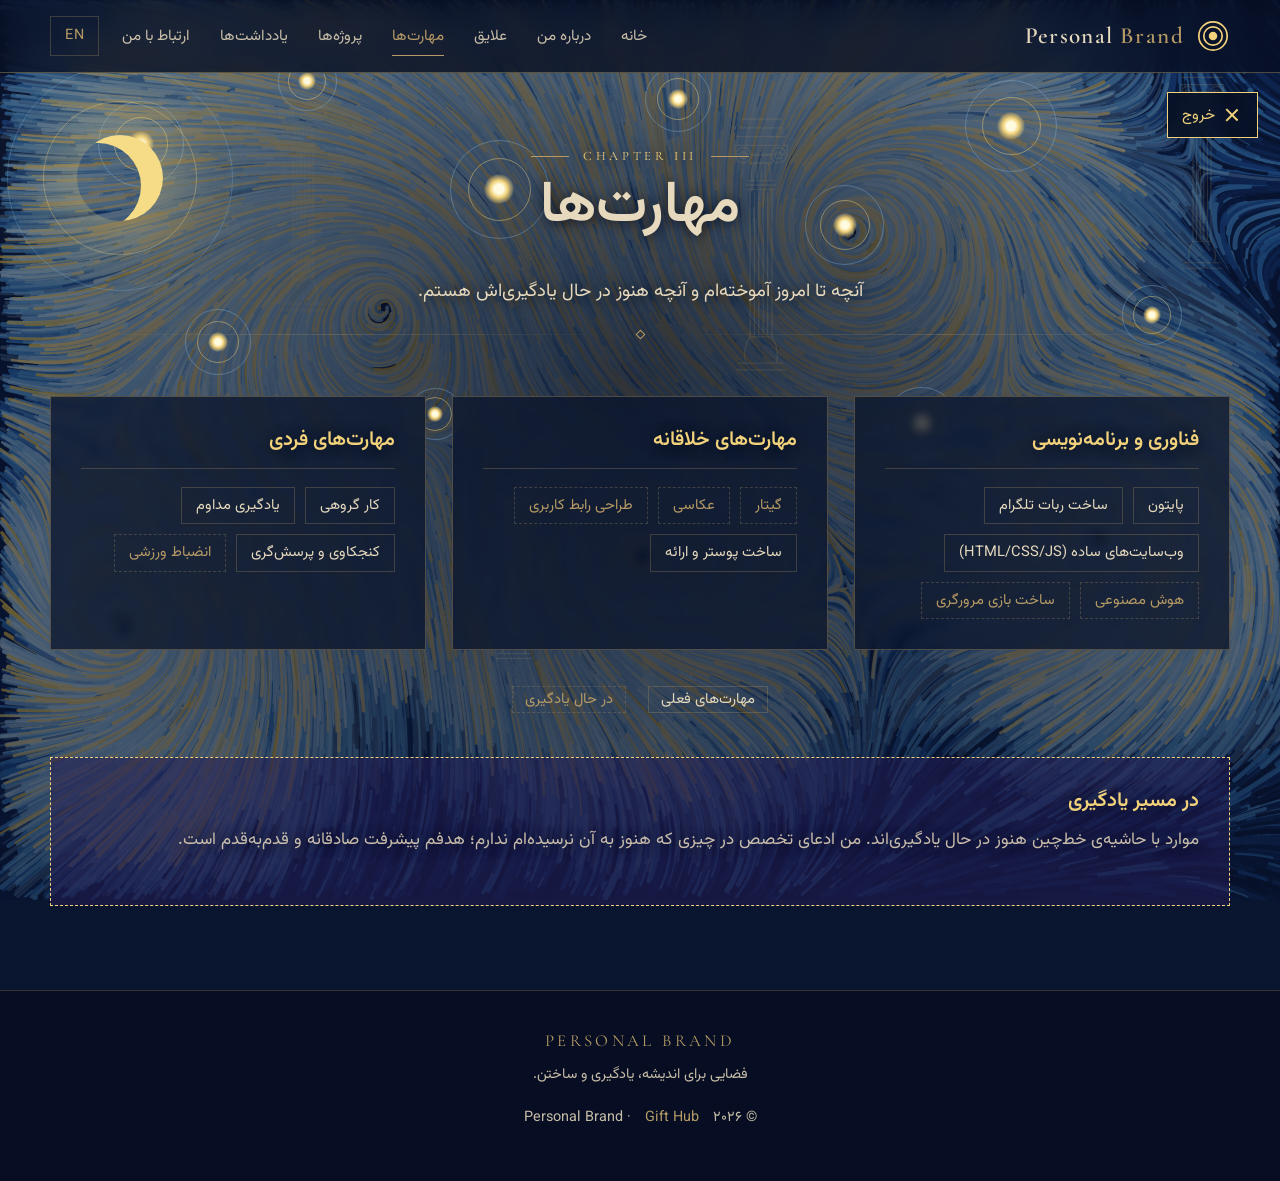
<file: skills.html>
<!DOCTYPE html>
<html lang="fa" dir="rtl" class="no-js">
<head>
<meta charset="utf-8">
<meta name="viewport" content="width=device-width, initial-scale=1">
<title data-i18n="sk.title">مهارت‌ها — Personal Brand</title>
<meta name="description" content="Personal Brand — فضایی برای اندیشه، یادگیری و ساختن. / A space for thought, learning and making.">
<meta name="theme-color" content="#101010">
<link rel="icon" href="data:image/svg+xml,%3Csvg xmlns=%27http://www.w3.org/2000/svg%27 viewBox=%270 0 32 32%27%3E%3Crect width=%2732%27 height=%2732%27 fill=%27%230a1630%27/%3E%3Ccircle cx=%2716%27 cy=%2716%27 r=%274.500%27 fill=%27%23f2d27a%27/%3E%3Ccircle cx=%2716%27 cy=%2716%27 r=%2710%27 fill=%27none%27 stroke=%27%23b69a65%27/%3E%3C/svg%3E">
<link rel="preconnect" href="https://fonts.googleapis.com">
<link rel="preconnect" href="https://fonts.gstatic.com" crossorigin>
<link href="https://fonts.googleapis.com/css2?family=Cormorant+Garamond:ital,wght@0,400;0,500;0,600;1,400&family=Vazirmatn:wght@300;400;500;600&display=swap" rel="stylesheet">
<link rel="stylesheet" href="css/style.css">
<script>document.documentElement.classList.remove("no-js");</script>
</head>
<body>
<a class="skip" href="#main" data-i18n="skip">پرش به محتوا</a>
<header class="site-header">
  <div class="container nav">
    <a class="brand" href="index.html" aria-label="Personal Brand">
      <svg class="brand-mark" viewBox="0 0 24 24" aria-hidden="true"><circle cx="12" cy="12" r="3" fill="#f2d27a" stroke="none"/><circle cx="12" cy="12" r="6.5"/><circle cx="12" cy="12" r="10"/></svg>
      <div>Personal <span>Brand</span></div>
    </a>
    <div class="nav-tools">
      <nav aria-label="Main">
        <ul class="nav-links" id="nav-links">
        <li><a href="index.html" data-i18n="nav.home">خانه</a></li>
        <li><a href="about.html" data-i18n="nav.about">درباره من</a></li>
        <li><a href="interests.html" data-i18n="nav.interests">علایق</a></li>
        <li><a href="skills.html" data-i18n="nav.skills" aria-current="page">مهارت‌ها</a></li>
        <li><a href="projects.html" data-i18n="nav.projects">پروژه‌ها</a></li>
        <li><a href="notes.html" data-i18n="nav.notes">یادداشت‌ها</a></li>
        <li><a href="contact.html" data-i18n="nav.contact">ارتباط با من</a></li>
        </ul>
      </nav>
      <button class="lang-btn" id="lang-btn" type="button" data-i18n="lang.btn" data-i18n-aria="lang.aria" aria-label="تغییر زبان به انگلیسی">EN</button>
      <button class="menu-btn" id="menu-btn" type="button" aria-expanded="false" aria-controls="nav-links" data-i18n-aria="menu.aria" aria-label="منو"><span></span></button>
    </div>
  </div>
</header>
<a class="page-close" href="index.html" data-i18n-aria="close.aria" aria-label="خروج از این صفحه و بازگشت به خانه"><span class="x" aria-hidden="true"></span><span data-i18n="close.label">خروج</span></a>
<main id="main">

<section class="page-head container reveal">
  <div class="eyebrow" data-i18n="sk.eyebrow">Chapter III</div>
  <h1 data-i18n="sk.h1">مهارت‌ها</h1>
  <p class="lead" data-i18n="sk.lead">آنچه تا امروز آموخته‌ام و آنچه هنوز در حال یادگیری‌اش هستم.</p>
  <div class="rule"><i></i></div>
</section>
<section class="container" style="padding-bottom:84px">
  <div class="skills-grid">
    <div class="skill-col reveal"><h3 data-i18n="sk.c1.h">فناوری و برنامه‌نویسی</h3><ul class="tags">
        <li class="tag" data-i18n="sk.a.1">پایتون</li>
        <li class="tag" data-i18n="sk.a.2">ساخت ربات تلگرام</li>
        <li class="tag" data-i18n="sk.a.3">وب‌سایت‌های ساده (HTML/CSS/JS)</li>
        <li class="tag learning" data-i18n="sk.a.4">هوش مصنوعی</li>
        <li class="tag learning" data-i18n="sk.a.5">ساخت بازی مرورگری</li>
    </ul></div>
    <div class="skill-col reveal"><h3 data-i18n="sk.c2.h">مهارت‌های خلاقانه</h3><ul class="tags">
        <li class="tag learning" data-i18n="sk.b.1">گیتار</li>
        <li class="tag learning" data-i18n="sk.b.2">عکاسی</li>
        <li class="tag learning" data-i18n="sk.b.3">طراحی رابط کاربری</li>
        <li class="tag" data-i18n="sk.b.4">ساخت پوستر و ارائه</li>
    </ul></div>
    <div class="skill-col reveal"><h3 data-i18n="sk.c3.h">مهارت‌های فردی</h3><ul class="tags">
        <li class="tag" data-i18n="sk.c.1">کار گروهی</li>
        <li class="tag" data-i18n="sk.c.2">یادگیری مداوم</li>
        <li class="tag" data-i18n="sk.c.3">کنجکاوی و پرسش‌گری</li>
        <li class="tag learning" data-i18n="sk.c.4">انضباط ورزشی</li>
    </ul></div>
  </div>
  <div class="legend"><span><span class="tag" data-i18n="sk.legend.have">مهارت‌های فعلی</span></span><span><span class="tag learning" data-i18n="sk.legend.learn">در حال یادگیری</span></span></div>
  <div class="learning-box reveal"><h3 data-i18n="sk.learn.h">در مسیر یادگیری</h3><p data-i18n="sk.learn.p">موارد با حاشیه‌ی خط‌چین هنوز در حال یادگیری‌اند. من ادعای تخصص در چیزی که هنوز به آن نرسیده‌ام ندارم؛ هدفم پیشرفت صادقانه و قدم‌به‌قدم است.</p></div>
</section>
</main>
<footer class="site-footer">
  <div class="container">
    <div class="brand-line">PERSONAL BRAND</div>
    <p data-i18n="footer.line">فضایی برای اندیشه، یادگیری و ساختن.</p>
    <p><span data-i18n="footer.rights">© ۲۰۲۶ Personal Brand</span> · <a href="https://github.com/kmolimohammadmahdi-star" target="_blank" rel="noopener noreferrer" data-i18n="footer.hub">Gift Hub</a></p>
  </div>
</footer>
<script src="js/i18n.js"></script>
<script src="js/main.js"></script>
</body>
</html>
</file>
<file: css/style.css>
/* ===== Personal Brand — Dark Academia ===== */
:root {
  --black: #101010;
  --umber: #211A16;
  --gold: #B69A65;
  --paper: #E6D9BD;
  --wine: #492B27;
  --gold-soft: rgba(182, 154, 101, .28);
  --gold-faint: rgba(182, 154, 101, .12);
  --paper-dim: rgba(230, 217, 189, .72);
  --maxw: 1180px;
  --font-fa: "Vazirmatn", "Tahoma", system-ui, sans-serif;
  --font-en: "Cormorant Garamond", "Georgia", "Times New Roman", serif;
}

*, *::before, *::after { box-sizing: border-box; }
html { scroll-behavior: smooth; -webkit-text-size-adjust: 100%; }
body {
  margin: 0;
  background: var(--black);
  color: var(--paper);
  line-height: 1.85;
  font-size: 17px;
  min-height: 100vh;
  display: flex;
  flex-direction: column;
  background-image:
    radial-gradient(ellipse at 15% 0%, rgba(73, 43, 39, .35), transparent 55%),
    radial-gradient(ellipse at 90% 100%, rgba(33, 26, 22, .9), transparent 60%);
  background-attachment: fixed;
}
html[lang="fa"] body { font-family: var(--font-fa); }
html[lang="en"] body { font-family: var(--font-en); font-size: 19px; line-height: 1.7; }
html[lang="en"] .fa-only, html[lang="fa"] .en-only { display: none; }

img { max-width: 100%; display: block; }
a { color: var(--gold); text-decoration: none; transition: color .3s; }
a:hover { color: var(--paper); }
:focus-visible { outline: 2px solid var(--gold); outline-offset: 3px; }
.skip { position: absolute; top: -60px; inset-inline-start: 12px; background: var(--gold); color: var(--black); padding: 8px 14px; z-index: 100; }
.skip:focus { top: 8px; }

.container { width: min(var(--maxw), 100% - 48px); margin-inline: auto; }
main { flex: 1; }

/* ---------- Header / nav ---------- */
.site-header {
  position: sticky; top: 0; z-index: 50;
  background: rgba(16, 16, 16, .88);
  backdrop-filter: blur(10px);
  -webkit-backdrop-filter: blur(10px);
  border-bottom: 1px solid var(--gold-soft);
}
.nav { display: flex; align-items: center; justify-content: space-between; gap: 20px; height: 72px; }
.brand { display: flex; align-items: center; gap: 12px; color: var(--paper); font-family: var(--font-en); font-size: 1.45rem; letter-spacing: .06em; font-weight: 600; }
.brand span { color: var(--gold); }
.brand div { white-space: nowrap; }
@media (max-width: 480px) { .brand { font-size: 1.15rem; gap: 8px; } .brand-mark { width: 32px; height: 32px; } .lang-btn { padding: 6px 10px; } }
.brand-mark { width: 38px; height: 38px; border-radius: 50%; border: 1px solid var(--gold-soft); object-fit: cover; }
.nav-links { display: flex; align-items: center; gap: 4px; list-style: none; margin: 0; padding: 0; }
.nav-links a { display: block; padding: 8px 13px; color: var(--paper-dim); font-size: .95rem; position: relative; }
html[lang="en"] .nav-links a { font-size: 1.05rem; letter-spacing: .04em; }
.nav-links a::after { content: ""; position: absolute; inset-inline: 13px; bottom: 2px; height: 1px; background: var(--gold); transform: scaleX(0); transition: transform .35s ease; }
.nav-links a:hover, .nav-links a[aria-current="page"] { color: var(--gold); }
.nav-links a:hover::after, .nav-links a[aria-current="page"]::after { transform: scaleX(1); }
.nav-tools { display: flex; align-items: center; gap: 10px; }
.lang-btn {
  background: transparent; color: var(--gold); border: 1px solid var(--gold-soft);
  padding: 6px 14px; cursor: pointer; font: inherit; font-size: .9rem; letter-spacing: .05em;
  transition: background .3s, color .3s, border-color .3s;
}
.lang-btn:hover { background: var(--gold); color: var(--black); border-color: var(--gold); }
.menu-btn { display: none; background: none; border: 1px solid var(--gold-soft); width: 42px; height: 42px; cursor: pointer; padding: 0; position: relative; }
.menu-btn span, .menu-btn span::before, .menu-btn span::after { position: absolute; left: 10px; right: 10px; height: 1px; background: var(--gold); content: ""; transition: transform .3s, opacity .3s; }
.menu-btn span { top: 50%; }
.menu-btn span::before { top: -7px; left: 0; right: 0; }
.menu-btn span::after { top: 7px; left: 0; right: 0; }
.menu-btn[aria-expanded="true"] span { background: transparent; }
.menu-btn[aria-expanded="true"] span::before { transform: translateY(7px) rotate(45deg); }
.menu-btn[aria-expanded="true"] span::after { transform: translateY(-7px) rotate(-45deg); }

@media (max-width: 960px) {
  .menu-btn { display: block; }
  .nav-links {
    position: absolute; top: 72px; inset-inline: 0; flex-direction: column; align-items: stretch; gap: 0;
    background: var(--umber); border-bottom: 1px solid var(--gold-soft);
    max-height: 0; overflow: hidden; visibility: hidden; transition: max-height .4s ease, visibility .4s;
  }
  .nav-links.open { max-height: 480px; visibility: visible; }
  .nav-links a { padding: 14px 24px; border-top: 1px solid var(--gold-faint); }
  .nav-links a::after { display: none; }
}

/* ---------- Typography helpers ---------- */
.eyebrow { color: var(--gold); letter-spacing: .28em; font-size: .8rem; text-transform: uppercase; font-family: var(--font-en); display: flex; align-items: center; gap: 14px; }
.eyebrow::before { content: ""; width: 38px; height: 1px; background: var(--gold); }
h1, h2, h3 { font-weight: 600; line-height: 1.35; margin: 0 0 .5em; color: var(--paper); }
html[lang="en"] h1, html[lang="en"] h2, html[lang="en"] h3 { font-family: var(--font-en); font-weight: 500; }
h1 { font-size: clamp(2.1rem, 4.6vw, 3.6rem); }
h2 { font-size: clamp(1.6rem, 3vw, 2.3rem); }
h3 { font-size: 1.25rem; color: var(--gold); }
html[lang="en"] h1 { line-height: 1.12; }
p { margin: 0 0 1.1em; color: var(--paper-dim); }
.lead { font-size: 1.15rem; color: var(--paper); }

.rule { display: flex; align-items: center; gap: 14px; color: var(--gold); margin: 22px 0; }
.rule::before, .rule::after { content: ""; flex: 1; height: 1px; background: linear-gradient(90deg, transparent, var(--gold-soft), transparent); }
.rule i { width: 7px; height: 7px; border: 1px solid var(--gold); transform: rotate(45deg); }

.section { padding: 84px 0; }
.section + .section { border-top: 1px solid var(--gold-faint); }
.page-head { padding: 72px 0 36px; text-align: center; }
.page-head .eyebrow { justify-content: center; }
.page-head .eyebrow::after { content: ""; width: 38px; height: 1px; background: var(--gold); }
.page-head p { max-width: 640px; margin-inline: auto; }

/* ---------- Buttons ---------- */
.btn-row { display: flex; flex-wrap: wrap; gap: 14px; margin-top: 28px; }
.btn {
  display: inline-block; padding: 12px 30px; border: 1px solid var(--gold); color: var(--gold);
  letter-spacing: .04em; cursor: pointer; background: transparent; font: inherit; font-size: .98rem;
  transition: background .35s, color .35s, transform .35s;
}
.btn:hover { background: var(--gold); color: var(--black); transform: translateY(-2px); }
.btn-solid { background: var(--gold); color: var(--black); }
.btn-solid:hover { background: var(--paper); border-color: var(--paper); color: var(--black); }

/* ---------- Hero ---------- */
.hero { padding: 64px 0 80px; }
.hero-grid { display: grid; grid-template-columns: 1.05fr .95fr; gap: 56px; align-items: center; }
.hero-text .tagline { font-size: 1.25rem; color: var(--paper); border-inline-start: 2px solid var(--gold); padding-inline-start: 18px; margin-top: 22px; }
.hero-sub { font-family: var(--font-en); font-style: italic; color: var(--gold); font-size: 1.35rem; margin-top: -4px; }
html[lang="en"] .hero-sub { display: none; }
.emblem { position: relative; justify-self: center; width: min(100%, 520px); }
.emblem::before { content: ""; position: absolute; inset: -14px; border: 1px solid var(--gold-faint); pointer-events: none; }
.emblem img { width: 100%; height: auto; aspect-ratio: 1 / 1; background: #000; border: 1px solid var(--gold-soft); }

/* In RTL, grid's first column sits on the right. The spec wants the image on the
   RIGHT and text on the LEFT in desktop for both languages, so force it explicitly. */
.hero-grid { direction: ltr; }
.hero-text { direction: rtl; text-align: start; }
html[lang="en"] .hero-text { direction: ltr; }
.hero-grid .emblem { order: 2; }
.hero-grid .hero-text { order: 1; }
@media (max-width: 900px) {
  .hero { padding-top: 36px; }
  .hero-grid { grid-template-columns: 1fr; gap: 40px; }
  .hero-grid .emblem { order: 1; width: min(88%, 420px); }
  .hero-grid .hero-text { order: 2; text-align: center; }
  .hero-text .tagline { border: 0; padding: 0; }
  .eyebrow { justify-content: center; }
  .btn-row { justify-content: center; }
}

/* ---------- Home teasers ---------- */
.teasers { display: grid; grid-template-columns: repeat(3, 1fr); gap: 22px; }
.teaser { border: 1px solid var(--gold-soft); padding: 28px; background: rgba(33, 26, 22, .55); transition: border-color .35s, transform .35s; display: block; color: inherit; }
.teaser:hover { border-color: var(--gold); transform: translateY(-4px); }
.teaser .num { font-family: var(--font-en); color: var(--gold); font-size: 1.6rem; display: block; margin-bottom: 6px; }
.teaser p { margin: 0; font-size: .95rem; }
@media (max-width: 800px) { .teasers { grid-template-columns: 1fr; } }

/* ---------- About ---------- */
.about-grid { display: grid; grid-template-columns: 300px 1fr; gap: 56px; align-items: start; }
.about-side { position: sticky; top: 100px; }
.about-side img { border: 1px solid var(--gold-soft); width: 100%; background: #000; }
.about-block { margin-bottom: 44px; }
.about-block h2 { display: flex; align-items: center; gap: 14px; font-size: 1.55rem; }
.about-block h2::before { content: "❦"; color: var(--gold); font-size: 1.1rem; }
.quote { border-inline-start: 2px solid var(--gold); padding: 10px 22px; margin: 18px 0; font-size: 1.12rem; color: var(--paper); background: var(--gold-faint); }
.timeline { list-style: none; padding: 0; margin: 0; border-inline-start: 1px solid var(--gold-soft); }
.timeline li { position: relative; padding: 0 28px 24px; }
.timeline li::before { content: ""; position: absolute; inset-inline-start: -5px; top: 10px; width: 9px; height: 9px; background: var(--black); border: 1px solid var(--gold); transform: rotate(45deg); }
.timeline strong { display: block; color: var(--gold); font-weight: 600; }
.timeline span { color: var(--paper-dim); }
@media (max-width: 900px) { .about-grid { grid-template-columns: 1fr; } .about-side { position: static; max-width: 280px; margin-inline: auto; } }

/* ---------- Interest cards ---------- */
.cards { display: grid; grid-template-columns: repeat(3, 1fr); gap: 26px; }
.card { border: 1px solid var(--gold-soft); background: var(--umber); overflow: hidden; display: flex; flex-direction: column; transition: transform .4s, border-color .4s; }
.card:hover { transform: translateY(-6px); border-color: var(--gold); }
.card-art { aspect-ratio: 16 / 10; background: linear-gradient(160deg, #1a1410, var(--black)); border-bottom: 1px solid var(--gold-soft); display: grid; place-items: center; position: relative; }
.card-art::after { content: ""; position: absolute; inset: 10px; border: 1px solid var(--gold-faint); pointer-events: none; }
.card-art svg { width: 62%; height: 78%; stroke: var(--gold); fill: none; stroke-width: 1.4; stroke-linecap: round; stroke-linejoin: round; transition: transform .6s ease; }
.card:hover .card-art svg { transform: scale(1.06); }
.card-body { padding: 24px 26px 28px; }
.card-body h3 { margin-bottom: 8px; }
.card-body p { margin: 0; font-size: .96rem; }
@media (max-width: 980px) { .cards { grid-template-columns: repeat(2, 1fr); } }
@media (max-width: 620px) { .cards { grid-template-columns: 1fr; } }

/* ---------- Skills ---------- */
.skills-grid { display: grid; grid-template-columns: repeat(3, 1fr); gap: 26px; }
.skill-col { border: 1px solid var(--gold-soft); padding: 30px; background: rgba(33, 26, 22, .55); }
.skill-col h3 { padding-bottom: 14px; border-bottom: 1px solid var(--gold-soft); margin-bottom: 18px; }
.tags { display: flex; flex-wrap: wrap; gap: 10px; list-style: none; padding: 0; margin: 0; }
.tag { padding: 4px 14px; border: 1px solid var(--gold-soft); font-size: .92rem; color: var(--paper); }
.tag.learning { border-style: dashed; color: var(--gold); }
.legend { display: flex; gap: 22px; justify-content: center; margin-top: 36px; font-size: .92rem; color: var(--paper-dim); flex-wrap: wrap; }
.legend .tag { padding: 1px 12px; }
.learning-box { margin-top: 44px; border: 1px dashed var(--gold); padding: 30px; background: var(--wine); background: rgba(73, 43, 39, .45); }
@media (max-width: 980px) { .skills-grid { grid-template-columns: 1fr; } }

/* ---------- Projects ---------- */
.projects { display: grid; grid-template-columns: repeat(3, 1fr); gap: 26px; }
.project { border: 1px solid var(--gold-soft); background: var(--umber); padding: 30px; display: flex; flex-direction: column; transition: border-color .35s, transform .35s; }
.project:hover { border-color: var(--gold); transform: translateY(-4px); }
.project .idx { font-family: var(--font-en); color: var(--gold); font-size: 2.2rem; line-height: 1; margin-bottom: 14px; opacity: .85; }
.project p { flex: 1; font-size: .96rem; }
.project .status { font-size: .82rem; color: var(--gold); letter-spacing: .1em; border-top: 1px solid var(--gold-faint); padding-top: 12px; }
.hub { margin-top: 56px; text-align: center; border: 1px solid var(--gold); padding: 52px 28px; position: relative; background: linear-gradient(180deg, rgba(73,43,39,.5), rgba(16,16,16,.2)); }
.hub::before { content: ""; position: absolute; inset: 8px; border: 1px solid var(--gold-faint); pointer-events: none; }
@media (max-width: 980px) { .projects { grid-template-columns: 1fr; } }

/* ---------- Notes ---------- */
.filters { display: flex; flex-wrap: wrap; gap: 10px; justify-content: center; margin-bottom: 36px; }
.filter { background: none; border: 1px solid var(--gold-soft); color: var(--paper-dim); font: inherit; font-size: .92rem; padding: 6px 18px; cursor: pointer; transition: all .3s; }
.filter:hover, .filter.active { background: var(--gold); color: var(--black); border-color: var(--gold); }
.notes { display: grid; grid-template-columns: repeat(2, 1fr); gap: 26px; }
.note { border: 1px solid var(--gold-soft); padding: 30px; background: rgba(33, 26, 22, .6); position: relative; transition: border-color .35s; }
.note:hover { border-color: var(--gold); }
.note[hidden] { display: none; }
.note .meta { display: flex; justify-content: space-between; color: var(--gold); font-size: .82rem; letter-spacing: .14em; margin-bottom: 10px; font-family: var(--font-en); }
.note .soon { display: inline-block; margin-top: 4px; font-size: .82rem; color: var(--gold); border: 1px dashed var(--gold-soft); padding: 1px 12px; }
.notes-future { margin-top: 44px; text-align: center; border: 1px dashed var(--gold-soft); padding: 26px; color: var(--paper-dim); }
@media (max-width: 760px) { .notes { grid-template-columns: 1fr; } }

/* ---------- Contact ---------- */
.contact-grid { display: grid; grid-template-columns: repeat(2, 1fr); gap: 26px; max-width: 880px; margin-inline: auto; }
.contact-card { border: 1px solid var(--gold-soft); background: var(--umber); padding: 38px 30px; text-align: center; display: block; color: inherit; transition: transform .35s, border-color .35s; }
.contact-card:hover { transform: translateY(-4px); border-color: var(--gold); }
.contact-card svg { width: 40px; height: 40px; stroke: var(--gold); fill: none; stroke-width: 1.4; margin-bottom: 12px; stroke-linecap: round; stroke-linejoin: round; }
.contact-card p { margin: 0; font-size: .95rem; }
.contact-card .url { direction: ltr; font-family: var(--font-en); color: var(--gold); font-size: 1rem; margin-top: 8px; word-break: break-all; }
.note-small { max-width: 640px; margin: 34px auto 0; text-align: center; font-size: .92rem; color: var(--paper-dim); }
@media (max-width: 700px) { .contact-grid { grid-template-columns: 1fr; } }

/* ---------- Footer ---------- */
.site-footer { border-top: 1px solid var(--gold-soft); padding: 34px 0; text-align: center; color: var(--paper-dim); font-size: .9rem; background: rgba(16,16,16,.6); }
.site-footer .brand-line { font-family: var(--font-en); letter-spacing: .2em; color: var(--gold); margin-bottom: 6px; font-size: 1.05rem; }
.site-footer a { margin-inline: 10px; }

/* ---------- Reveal animation ---------- */
.reveal { opacity: 0; transform: translateY(22px); transition: opacity .9s ease, transform .9s ease; }
.reveal.in { opacity: 1; transform: none; }
@media (prefers-reduced-motion: reduce) {
  .reveal { opacity: 1; transform: none; transition: none; }
  * { scroll-behavior: auto !important; animation: none !important; }
}
.no-js .reveal { opacity: 1; transform: none; }

/* ---------- Animated background: floating Persepolis columns ---------- */
main, .site-footer { position: relative; z-index: 1; }
.bg-columns { position: fixed; inset: 0; z-index: 0; overflow: hidden; pointer-events: none; }
.bg-col {
  position: absolute; top: var(--y); inset-inline-start: var(--x);
  width: var(--w); height: calc(var(--w) * 4);
  opacity: var(--o); filter: blur(var(--b, 0px));
  animation: col-drift var(--d) ease-in-out var(--delay, 0s) infinite alternate;
  will-change: transform;
}
.bg-col svg { width: 100%; height: 100%; stroke: var(--gold); fill: none; stroke-width: 1.2; stroke-linecap: round; stroke-linejoin: round; overflow: visible; }
@keyframes col-drift {
  0%   { transform: translate3d(calc(var(--dx) * -1), 0, 0) rotate(calc(var(--r) * -1)); }
  50%  { transform: translate3d(0, var(--dy), 0) rotate(calc(var(--r) * .3)); }
  100% { transform: translate3d(var(--dx), calc(var(--dy) * -.6), 0) rotate(var(--r)); }
}
@media (max-width: 700px) { .bg-col:nth-child(n+5) { display: none; } .bg-col { --w: 46px !important; } }
@media (prefers-reduced-motion: reduce) { .bg-col { animation: none !important; } }

/* =====================================================================
   Starry Night theme — swirling painted sky, glowing stars, crescent moon
   ===================================================================== */
:root {
  --night: #0a1630;
  --night-2: #0e2250;
  --azure: #2e74c0;
  --star: #f2d27a;
  --panel: rgba(9, 20, 44, .74);
  --paper-dim: rgba(230, 217, 189, .86);
}
body { background: var(--night); background-image: none; }

/* Sky layers */
.sky { position: fixed; inset: 0; z-index: 0; overflow: hidden; background: var(--night); pointer-events: none; }
.sky canvas { position: absolute; inset: 0; width: 100%; height: 100%; transform-origin: 50% 50%; }
.sky .paint-a { animation: sky-a 70s ease-in-out infinite alternate; }
.sky .paint-b { opacity: .55; mix-blend-mode: screen; animation: sky-b 55s ease-in-out infinite alternate, sky-pulse 14s ease-in-out infinite alternate; }
@keyframes sky-a { from { transform: scale(1.14) translate(-2%, -1.2%) rotate(-.8deg); } to { transform: scale(1.14) translate(2%, 1.2%) rotate(.8deg); } }
@keyframes sky-b { from { transform: scale(1.18) translate(2.4%, 1.4%) rotate(1deg); } to { transform: scale(1.18) translate(-2.4%, -1.4%) rotate(-1deg); } }
@keyframes sky-pulse { from { opacity: .25; } to { opacity: .7; } }
.sky::after { content: ""; position: absolute; inset: 0; background:
  radial-gradient(ellipse at 50% 40%, rgba(6, 12, 30, .55), rgba(6, 12, 30, .15) 70%),
  linear-gradient(180deg, rgba(6, 12, 30, .25), rgba(6, 12, 30, .55)); }

/* Stars with concentric halos */
.star { position: absolute; left: var(--x); top: var(--y); width: var(--s); height: var(--s); margin: calc(var(--s) / -2) 0 0 calc(var(--s) / -2); border-radius: 50%;
  background: radial-gradient(circle, #fffbe0 0 22%, var(--star) 40%, rgba(242, 210, 122, .35) 62%, transparent 72%);
  animation: twinkle var(--t) ease-in-out var(--delay) infinite alternate; z-index: 1; }
.star::before, .star::after { content: ""; position: absolute; inset: -55%; border-radius: 50%; border: 1.5px solid rgba(242, 210, 122, .45); }
.star::after { inset: -115%; border-width: 1px; border-color: rgba(143, 193, 232, .35); }
@keyframes twinkle { from { transform: scale(.82); opacity: .65; } to { transform: scale(1.12); opacity: 1; } }

.moon { position: absolute; right: 8%; top: 9%; width: 86px; height: 86px; border-radius: 50%; z-index: 1;
  box-shadow: inset -22px 8px 0 0 #f6dc86, 0 0 60px 20px rgba(242, 210, 122, .28), 0 0 130px 50px rgba(242, 210, 122, .12);
  animation: moon-glow 9s ease-in-out infinite alternate; }
.moon::before, .moon::after { content: ""; position: absolute; border-radius: 50%; border: 1.5px solid rgba(242, 210, 122, .35); inset: -34px; }
.moon::after { inset: -70px; border-color: rgba(143, 193, 232, .25); }
@keyframes moon-glow { from { filter: brightness(.9); } to { filter: brightness(1.15); } }
@media (max-width: 700px) { .moon { width: 56px; height: 56px; box-shadow: inset -14px 5px 0 0 #f6dc86, 0 0 40px 14px rgba(242, 210, 122, .28); } .moon::before { inset: -22px; } .moon::after { inset: -44px; } .star { --s: calc(var(--s0) * .7); } }

/* Stacking: sky < columns < content < header */
.bg-columns { z-index: 1; }
main, .site-footer { z-index: 2; }
main { text-shadow: 0 1px 14px rgba(4, 10, 26, .9); }
.btn, .btn-solid, .tag, .filter, .lang-btn { text-shadow: none; }

/* Panels become deep-blue glass */
.site-header { background: rgba(7, 14, 32, .78); border-bottom-color: rgba(242, 210, 122, .3); }
.site-footer { background: rgba(7, 14, 32, .78); }
.teaser, .card, .skill-col, .project, .note, .contact-card, .hub {
  background: var(--panel); backdrop-filter: blur(4px); -webkit-backdrop-filter: blur(4px); border-color: rgba(182, 154, 101, .38);
}
.card-art { background: linear-gradient(160deg, rgba(14, 34, 80, .8), rgba(8, 16, 38, .9)); }
.hub { background: linear-gradient(180deg, rgba(30, 40, 100, .55), rgba(9, 20, 44, .6)); }
.learning-box { background: rgba(36, 30, 84, .55); border-color: var(--star); }
.quote { background: rgba(9, 20, 44, .55); }
.notes-future { background: rgba(9, 20, 44, .55); }
.nav-links { background: #0a1730; }
.brand-mark { border: 0; stroke: var(--star); fill: none; stroke-width: 1.2; width: 34px; height: 34px; }
.btn-solid { background: var(--star); border-color: var(--star); color: #0a1630; }
.btn-solid:hover { background: var(--paper); border-color: var(--paper); }
.btn { border-color: var(--star); color: var(--star); }
.btn:hover { background: var(--star); color: #0a1630; }
.eyebrow, h3, .teaser .num, .project .idx, .timeline strong { color: var(--star); }
.emblem img { box-shadow: 0 0 60px 8px rgba(242, 210, 122, .16), 0 20px 60px rgba(0, 0, 0, .6); }

/* About page: single column now that the emblem lives only on Home */
.about-grid { grid-template-columns: 1fr; max-width: 820px; margin-inline: auto; }
@media (prefers-reduced-motion: reduce) { .sky canvas, .star, .moon { animation: none !important; } }

/* ---- fixes ---- */
.nav-links { background: transparent; }
@media (max-width: 960px) { .nav-links { background: #0a1730; } }
.btn-solid, .btn-solid:hover { color: #0a1630; }
.btn-solid:hover { background: var(--paper); border-color: var(--paper); }
.moon { right: auto; left: 6%; top: 15%; }
.sky .paint-b { opacity: .4; }
@keyframes sky-pulse { from { opacity: .18; } to { opacity: .5; } }
.sky::after { background:
  radial-gradient(ellipse at 50% 42%, rgba(5, 11, 28, .72), rgba(5, 11, 28, .3) 75%),
  linear-gradient(180deg, rgba(5, 11, 28, .2), rgba(5, 11, 28, .5)); }

/* ---- Exit button shown on every inner page ---- */
.page-close { position: fixed; z-index: 45; top: 92px; inset-inline-end: 22px; display: inline-flex; align-items: center; gap: 10px;
  padding: 8px 18px 8px 14px; background: rgba(7, 14, 32, .82); backdrop-filter: blur(6px); -webkit-backdrop-filter: blur(6px);
  border: 1px solid var(--star); color: var(--star); font-size: .95rem; text-shadow: none; transition: background .3s, color .3s, transform .3s; }
.page-close:hover { background: var(--star); color: #0a1630; transform: translateY(-2px); }
.page-close[hidden] { display: none; }
.page-close .x { position: relative; width: 14px; height: 14px; }
.page-close .x::before, .page-close .x::after { content: ""; position: absolute; left: 6px; top: -1px; width: 1.5px; height: 16px; background: currentColor; }
.page-close .x::before { transform: rotate(45deg); } .page-close .x::after { transform: rotate(-45deg); }
@media (max-width: 700px) { .page-close { top: 84px; inset-inline-end: 12px; padding: 6px 14px 6px 10px; } }
.page-close { inset-inline-end: auto; right: 22px; left: auto; }
@media (max-width: 700px) { .page-close { right: 12px; } }

/* ---- Emblem: circular, no square frame ---- */
.emblem::before { inset: -12px; border-radius: 50%; border: 1px solid rgba(242, 210, 122, .35); }
.emblem img { border: 0; background: transparent; border-radius: 50%; box-shadow: 0 0 70px 10px rgba(242, 210, 122, .16), 0 24px 60px rgba(0, 0, 0, .55); }
</file>
